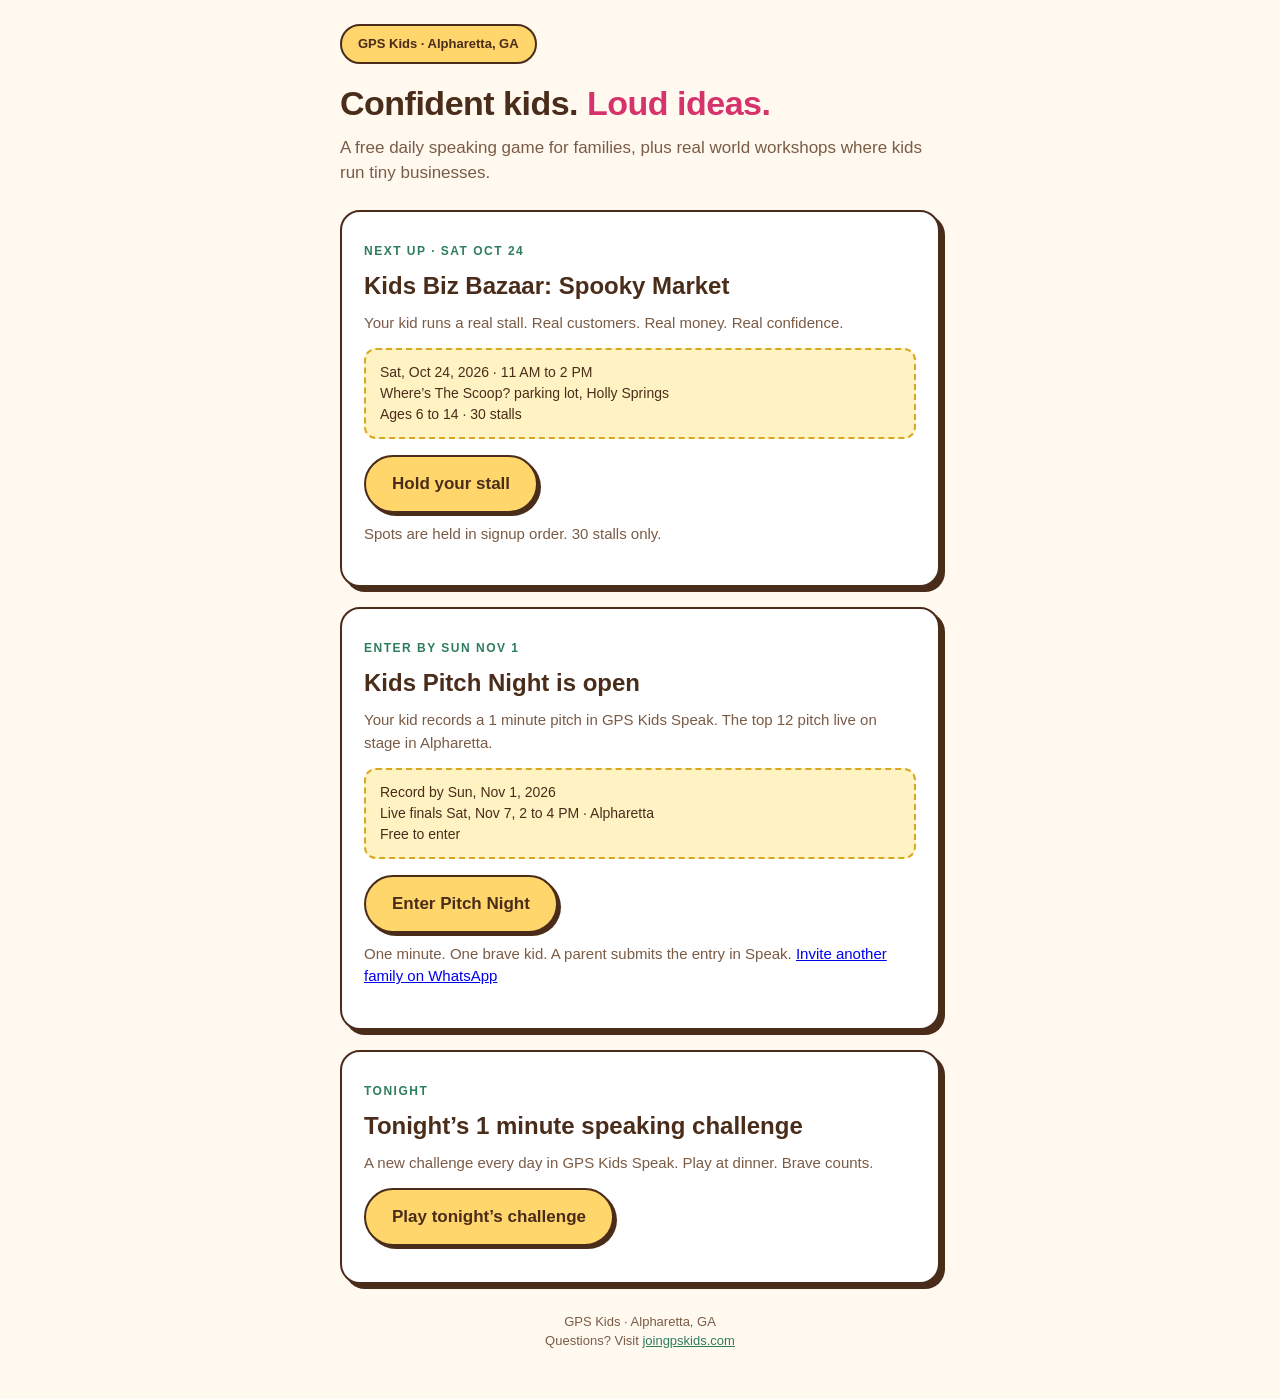
<file: index.html>
<!DOCTYPE html>
<html lang="en">
<head>
<meta charset="UTF-8">
<meta name="viewport" content="width=device-width, initial-scale=1.0">
<title>GPS Kids | Confident kids. Loud ideas.</title>
<meta name="description" content="GPS Kids: a free 1 minute daily speaking challenge for families, plus real-world workshops where kids run tiny businesses. Alpharetta, GA.">
<meta property="og:title" content="GPS Kids | Confident kids. Loud ideas.">
<meta property="og:description" content="A free daily speaking game for families, plus workshops where kids run tiny businesses. Next up: Kids Biz Bazaar, Sat Oct 24.">
<meta property="og:type" content="website">
<meta property="og:url" content="https://register.joingpskids.com/">
<meta property="og:image" content="https://register.joingpskids.com/app/og-image.png">
<meta name="twitter:card" content="summary_large_image">
<meta name="twitter:title" content="GPS Kids | Confident kids. Loud ideas.">
<meta name="twitter:description" content="A free daily speaking game for families, plus workshops where kids run tiny businesses. Next up: Kids Biz Bazaar, Sat Oct 24.">
<meta name="twitter:image" content="https://register.joingpskids.com/app/og-image.png">
<style>
  * { box-sizing: border-box; margin: 0; padding: 0; }
  body {
    font-family: -apple-system, BlinkMacSystemFont, "Segoe UI", Roboto, Helvetica, Arial, sans-serif;
    background: #FFF9F0; color: #4A2C1A; line-height: 1.5;
    -webkit-font-smoothing: antialiased;
  }
  .wrap { max-width: 640px; margin: 0 auto; padding: 24px 20px 48px; }
  .badge {
    display: inline-block; background: #FFD66B; color: #4A2C1A;
    font-weight: 700; font-size: 13px; padding: 8px 16px; border-radius: 999px;
    border: 2px solid #4A2C1A; margin-bottom: 20px;
  }
  h1 { font-size: 34px; line-height: 1.15; letter-spacing: -0.5px; margin-bottom: 12px; }
  h1 .pink { color: #D6336C; }
  .sub { font-size: 17px; color: #7A5B45; margin-bottom: 24px; }
  .card {
    background: #fff; border: 2px solid #4A2C1A; border-radius: 20px;
    padding: 26px 22px; box-shadow: 5px 5px 0 #4A2C1A; margin-bottom: 20px;
  }
  .card h2 { font-size: 24px; margin-bottom: 8px; }
  .card p { font-size: 15px; color: #7A5B45; margin-bottom: 14px; }
  .kicker {
    display: inline-block; font-size: 12px; font-weight: 800; letter-spacing: 1.5px;
    color: #2E7D5B; margin-bottom: 8px;
  }
  .facts {
    font-size: 14px; color: #4A2C1A; background: #FFF3C4;
    border: 2px dashed #D9A821; border-radius: 12px; padding: 12px 14px; margin-bottom: 16px;
  }
  .btn {
    display: inline-block; background: #FFD66B; color: #4A2C1A; font-weight: 800;
    font-size: 17px; padding: 14px 26px; border-radius: 999px; border: 2px solid #4A2C1A;
    text-decoration: none; box-shadow: 3px 3px 0 #4A2C1A; margin-bottom: 10px;
  }
  .btn:active { transform: translate(2px, 2px); box-shadow: 1px 1px 0 #4A2C1A; }
  .fine { font-size: 13px; color: #7A5B45; }
  .weekend {
    background: #E6F7ED; border: 2px solid #2E7D5B; border-radius: 16px;
    padding: 18px 20px; margin-bottom: 20px; font-size: 15px;
  }
  .weekend strong { display: block; margin-bottom: 4px; }
  footer { text-align: center; font-size: 13px; color: #7A5B45; margin-top: 28px; }
  footer a { color: #2E7D5B; }
</style>
</head>
<body>
<div class="wrap">
  <span class="badge">GPS Kids &middot; Alpharetta, GA</span>
  <h1>Confident kids. <span class="pink">Loud ideas.</span></h1>
  <p class="sub">A free daily speaking game for families, plus real world workshops where kids run tiny businesses.</p>

  <div class="card" id="nextCard">
    <span class="kicker">NEXT UP &middot; SAT OCT 24</span>
    <h2>Kids Biz Bazaar: Spooky Market</h2>
    <p>Your kid runs a real stall. Real customers. Real money. Real confidence.</p>
    <div class="facts">Sat, Oct 24, 2026 &middot; 11 AM to 2 PM<br>Where&rsquo;s The Scoop? parking lot, Holly Springs<br>Ages 6 to 14 &middot; 30 stalls</div>
    <p id="stallSchoolNote" style="display:none;font-size:14px;color:#2E7D5B;font-weight:700;margin-bottom:14px;"></p>
    <a class="btn" id="bazaarCta" href="https://register.joingpskids.com/kids-biz-bazaar-2026/">Hold your stall</a>
    <p class="fine">Spots are held in signup order. 30 stalls only.</p>
  </div>

  <div class="card" id="pitchCard">
    <span class="kicker">ENTER BY SUN NOV 1</span>
    <h2>Kids Pitch Night is open</h2>
    <p>Your kid records a 1 minute pitch in GPS Kids Speak. The top 12 pitch live on stage in Alpharetta.</p>
    <div class="facts">Record by Sun, Nov 1, 2026<br>Live finals Sat, Nov 7, 2 to 4 PM &middot; Alpharetta<br>Free to enter</div>
    <a class="btn" id="pitchCta" href="https://gpskids.app/pitch">Enter Pitch Night</a>
    <p class="fine">One minute. One brave kid. A parent submits the entry in Speak. <a href="https://wa.me/?text=Kids%20Pitch%20Night%20is%20open.%20Kids%20record%20a%201%20minute%20pitch%20by%20Nov%201%20and%20the%20top%2012%20pitch%20live%20in%20Alpharetta%20on%20Nov%207.%20Free%20to%20enter%3A%20https%3A%2F%2Fregister.joingpskids.com%2Fapp%2F%3Fref%3DGK-SHARE">Invite another family on WhatsApp</a></p>
  </div>

  <div class="card" id="tonightCard">
    <span class="kicker">TONIGHT</span>
    <h2>Tonight&rsquo;s 1 minute speaking challenge</h2>
    <p>A new challenge every day in GPS Kids Speak. Play at dinner. Brave counts.</p>
    <a class="btn" id="gameCta" href="https://register.joingpskids.com/app/?ref=GK-SHARE">Play tonight&rsquo;s challenge</a>
  </div>

  <footer>GPS Kids &middot; Alpharetta, GA<br>Questions? Visit <a href="https://joingpskids.com">joingpskids.com</a></footer>
</div>
<script>
  // Date aware bazaar note. Before Stall School starts it says today.
  // After Stall School it carries the one week to market message.
  // It hides itself at market start, Sat Oct 24, 2026 at 11 AM ET (15:00 UTC).
  (function () {
    var el = document.getElementById('stallSchoolNote');
    if (!el) { return; }
    var now = Date.now();
    var stallStart = Date.UTC(2026, 9, 17, 15, 0, 0);
    var marketStart = Date.UTC(2026, 9, 24, 15, 0, 0);
    if (now < stallStart) {
      el.textContent = 'Stall School is today, Sat Oct 17 at 11 AM. Hold your stall this morning and your kid gets the prep session today. Session details go to stall holders.';
      el.style.display = 'block';
    } else if (now < marketStart) {
      el.textContent = 'Market day is Sat Oct 24, one week away. Hold your stall this week so your kid has the week to pick what to sell, price it, make a sign, and practice the pitch.';
      el.style.display = 'block';
    }
  })();
</script>
</body>
</html>
</file>
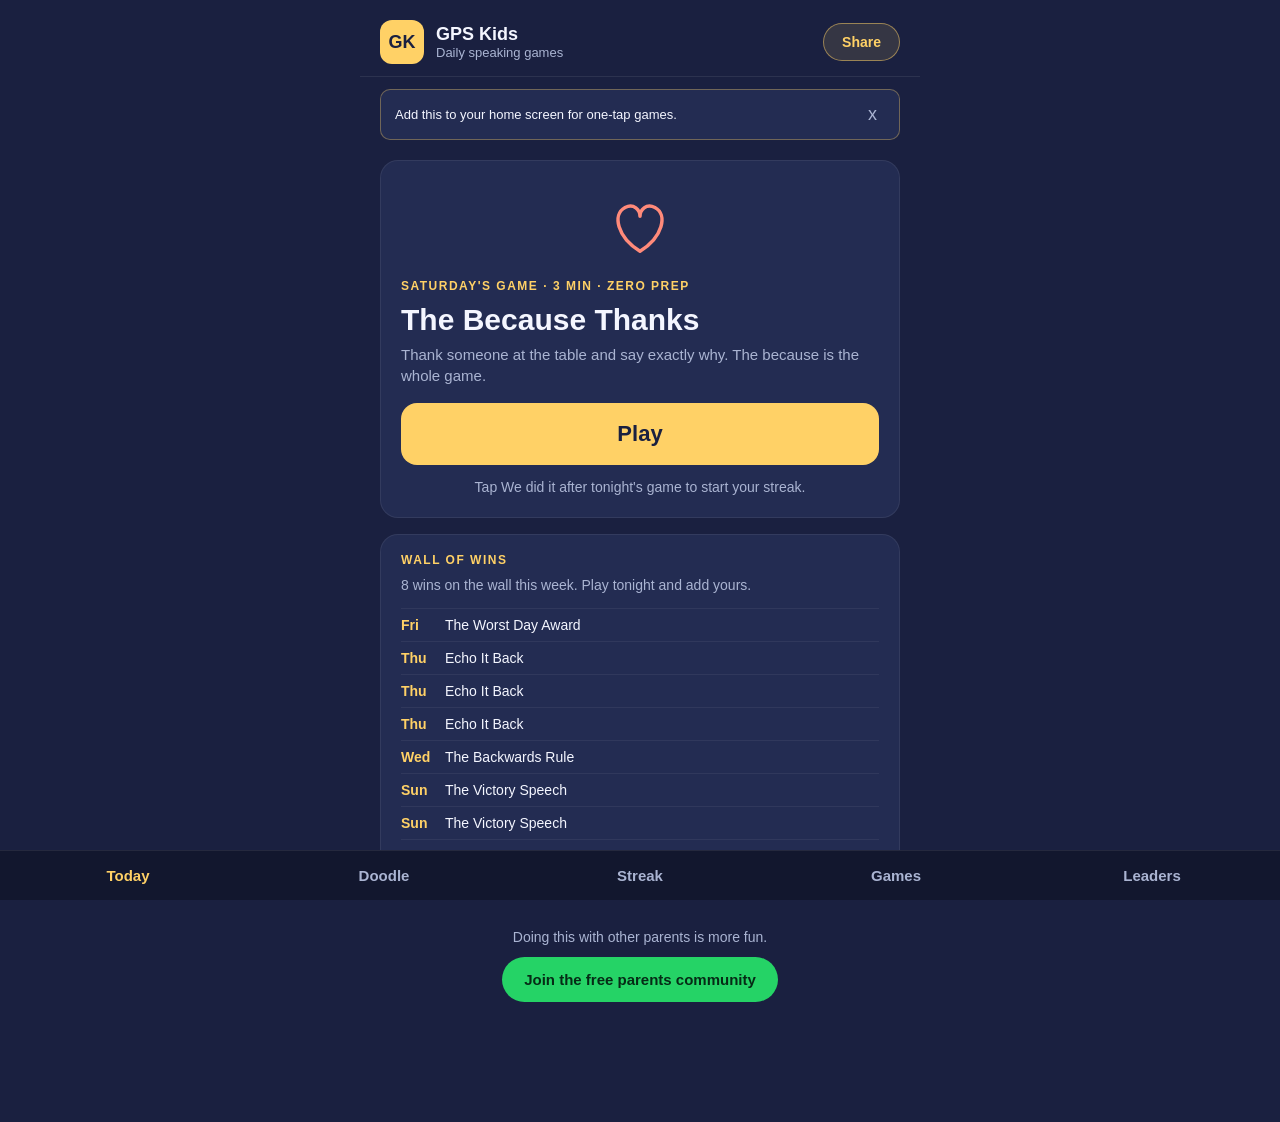
<file: app/index.html>
<!DOCTYPE html>
<html lang="en">
<head>
<meta charset="UTF-8">
<meta name="viewport" content="width=device-width, initial-scale=1.0, viewport-fit=cover">
<title>GPS Kids Daily - Tonight's Speaking Game</title>
<meta name="description" content="One 3-5 minute speaking game a day for your dinner table. Build a confident kid, one game at a time.">
<meta property="og:title" content="GPS Kids Daily - Tonight's Speaking Game">
<meta property="og:description" content="3-5 minutes. No prep. One braver kid. A free speaking game for your dinner table, every night.">
<meta property="og:type" content="website">
<meta property="og:url" content="https://register.joingpskids.com/app/">
<meta property="og:image" content="https://register.joingpskids.com/app/og-image.png">
<meta property="og:image:width" content="1200">
<meta property="og:image:height" content="630">
<meta name="twitter:card" content="summary_large_image">
<meta name="theme-color" content="#1a2040">
<link rel="manifest" href="manifest.json">
<link rel="icon" type="image/png" sizes="192x192" href="icon-192.png">
<link rel="icon" type="image/png" sizes="512x512" href="icon-512.png">
<link rel="apple-touch-icon" href="icon-192.png">
<meta name="apple-mobile-web-app-capable" content="yes">
<meta name="apple-mobile-web-app-status-bar-style" content="black-translucent">
<meta name="apple-mobile-web-app-title" content="GPS Kids Daily">
<link rel="stylesheet" href="styles.css">
</head>
<body>
<div class="app">

  <header class="topbar">
    <div class="brand">
      <span class="brand-mark">GK</span>
      <div>
        <div class="brand-name">GPS Kids</div>
        <div class="brand-sub">Daily speaking games</div>
      </div>
    </div>
    <button id="share-btn" class="share-btn" aria-label="Share this app">Share</button>
  </header>

  <div id="install-banner" class="install-banner" hidden>
    <span id="install-text">Add this to your home screen for one-tap games.</span>
    <button id="install-close" aria-label="Dismiss">x</button>
  </div>

  <main>
    <!-- TODAY TAB -->
    <section id="tab-today" class="tab active">
      <div class="game-card">
        <div class="today-doodle" id="today-doodle" aria-hidden="true"></div>
        <div class="eyebrow"><span id="today-dayname">Today</span> &middot; <span id="today-time">3-5 min</span> &middot; zero prep</div>
        <h1 id="today-title">Tonight's game</h1>
        <p class="tagline" id="today-tagline"></p>
        <div id="play-flow">
          <button id="play-start" class="play-big">Play</button>
          <div id="play-step" hidden>
            <div class="play-count" id="play-count"></div>
            <p class="play-cue" id="play-cue"></p>
            <button id="play-next" class="play-big">Next</button>
          </div>
        </div>
        <div class="win-box" id="win-box" hidden>
          <div class="win-label">You won</div>
          <p id="today-win"></p>
        </div>
        <button id="done-btn" class="done-btn" hidden>We did it</button>
        <div id="streak-line" class="streak-line"></div>
        <div id="share-nudge" class="share-nudge" hidden>
          <p>That was a real win. Know a parent whose kid needs this?</p>
          <button id="share-win-btn" class="share-win-btn">Share tonight's game</button>
          <p id="recruit-line" class="recruit-line" hidden></p>
          <div id="board-nudge" class="board-nudge" hidden>
            <p>Want your family on the leaderboard? It takes ten seconds.</p>
            <button id="board-nudge-btn" class="board-nudge-btn">Put us on the board</button>
          </div>
          <div id="wincard-block" class="wincard-block">
            <p>Want the trophy moment? Make a win card.</p>
            <button id="wincard-open" class="wincard-open-btn">Make my win card</button>
            <div id="wincard-panel" class="wincard-panel" hidden>
              <div class="wincard-row">
                <input id="wincard-name" type="text" maxlength="24" aria-label="Family name for the card" placeholder="Family name for the card" autocomplete="off">
                <button id="wincard-make" class="btn-primary">Make it</button>
              </div>
              <p class="wincard-note">Your name goes on the win card and the club leaderboard.</p>
              <img id="wincard-img" class="wincard-img" alt="Your win card" hidden>
              <div id="wincard-actions" class="wincard-actions" hidden>
                <button id="wincard-share" class="wincard-share-btn">Share this card</button>
                <button id="wincard-save" class="btn-ghost">Save</button>
              </div>
              <div id="wincard-join" class="wincard-join" hidden>
                <p>Not on the board yet? Pick a free name and try again.</p>
                <button id="wincard-join-btn" class="board-nudge-btn">Put us on the board</button>
              </div>
            </div>
          </div>
        </div>
      </div>

      <div class="wk-card" id="wk-card" hidden>
        <div class="eyebrow">Sat Oct 24 &middot; 11 AM - 2 PM &middot; Holly Springs</div>
        <h2 class="wk-title">Your kid's first stall.</h2>
        <p class="wk-line">Kids Biz Bazaar Spooky Market at Where's The Scoop?, ages 6-14. <span id="wk-spots"></span></p>
        <div class="wk-btnrow">
          <a class="wk-btn" href="../kids-biz-bazaar-2026/">Hold a stall</a>
          <button class="wk-btn wk-btn-ghost" id="wk-invite" type="button">Invite a friend</button>
        </div>
      </div>

      <div class="wall-card" id="wall-card" hidden>
        <div class="eyebrow">Wall of wins</div>
        <p class="wall-line" id="wall-line"></p>
        <div class="wall-list" id="wall-list"></div>
      </div>

      <div id="lead-card" class="lead-card" hidden>
        <div class="lead-title">Want tomorrow's game in your inbox?</div>
        <p class="lead-sub">One short email each morning with the day's game. No spam, unsubscribe anytime.</p>
        <div class="lead-form">
          <input id="lead-name" type="text" aria-label="Your name" placeholder="Your name" autocomplete="name" maxlength="80">
          <input id="lead-email" type="email" aria-label="Email address" placeholder="Email address" autocomplete="email" maxlength="120" inputmode="email">
          <button id="lead-submit" class="lead-btn">Send me tomorrow's game</button>
          <button id="lead-dismiss" class="lead-skip">Not now</button>
        </div>
        <div id="lead-msg" class="lead-msg" hidden></div>
      </div>
    </section>

    <!-- STREAK TAB -->
    <section id="tab-streak" class="tab">
      <div class="game-card center">
        <div class="tab-doodle" id="streak-doodle" aria-hidden="true"></div>
        <div class="eyebrow">Your streak</div>
        <div class="streak-big"><span id="streak-num">0</span></div>
        <div class="streak-word" id="streak-word">day streak</div>
        <div class="level-badge" id="level-badge" hidden>
          <div class="level-name" id="level-name"></div>
          <div class="level-next" id="level-next"></div>
        </div>
        <p class="muted" id="streak-note"></p>
        <div class="week-dots" id="week-dots"></div>
        <div class="total-line">Total games played: <strong id="total-num">0</strong></div>
      </div>
    </section>

    <!-- LIBRARY TAB -->
    <section id="tab-library" class="tab">
      <div class="eyebrow pad">All 7 games</div>
      <div id="library-list"></div>
      <div class="eyebrow pad" id="history-eyebrow" hidden>Past weeks</div>
      <div id="history-list"></div>
    </section>
    <!-- LEADERS TAB -->
    <section id="tab-leaders" class="tab">
      <div class="tab-doodle" id="leaders-doodle" aria-hidden="true"></div>
      <div class="eyebrow pad">Family leaderboard</div>
      <div class="game-card" id="lb-join" hidden>
        <p><strong>Put your family on the board.</strong><br>Ranked by streak. Only families who join show up.</p>
        <div class="lb-join-row">
          <input id="lb-nick" type="text" maxlength="24" aria-label="Family nickname" placeholder="Family nickname, e.g. The Dinner Champs" autocomplete="off">
          <button id="lb-join-btn" class="btn-primary">Join</button>
        </div>
        <p class="muted small" id="lb-join-msg">Nicknames are public. Use a family nickname, not your child's name.</p>
      </div>
      <div class="lb-member" id="lb-member" hidden></div>
      <div id="lb-list"></div>
      <h3 class="lb-sub">Top recruiters</h3>
      <p class="muted small center">Families whose shared link brought new players into the club.</p>
      <div id="rec-list"></div>
      <p class="muted small center" id="lb-updated"></p>
    </section>

    <!-- DOODLE TAB -->
    <section id="tab-doodle" class="tab">
      <div class="eyebrow pad">Doodle &middot; this week in class</div>
      <div class="game-card">
        <div class="tab-doodle left" id="draw-doodle" aria-hidden="true"></div>
        <h1 class="doodle-title">Doodle your idea</h1>
        <p class="tagline" id="doodle-learned"></p>
        <p class="doodle-prompt" id="doodle-prompt"></p>
        <canvas id="doodle-canvas"></canvas>
        <div class="doodle-colors" id="doodle-colors"></div>
        <div class="doodle-actions">
          <button id="doodle-clear" class="btn-ghost">Clear</button>
          <button id="doodle-save" class="btn-primary">Save</button>
          <button id="doodle-share" class="btn-primary">Share</button>
        </div>
        <div class="doodle-voice">
          <button id="doodle-tell" class="btn-voice">Tell about it</button>
          <div id="doodle-voice-row" class="doodle-voice-row" hidden>
            <button id="doodle-hear" class="btn-ghost">Hear it</button>
            <button id="doodle-again" class="btn-ghost">Again</button>
          </div>
          <p id="doodle-voice-hint" class="muted small center" hidden></p>
        </div>
        <p class="muted small center doodle-note">Draw with your finger, then tell about it. Everything stays on this phone.</p>
      </div>

      <div class="eyebrow pad">Pitch card &middot; tonight's class</div>
      <div class="pitch-card">
        <div class="tab-doodle left" id="pitch-doodle" aria-hidden="true"></div>
        <span class="pitch-chip">HOME PRACTICE</span>
        <h1 class="pitch-title">The pitch card</h1>
        <p class="pitch-sub">Your 3-line pitch, delivered loud.</p>
        <div class="pitch-fields">
          <label>1. The product
            <input id="pitch-product" maxlength="60" placeholder="e.g. The Never-Spill Cup" autocomplete="off">
          </label>
          <label>2. Why it is great
            <input id="pitch-reason" maxlength="120" placeholder="e.g. The lid locks, juice stays in" autocomplete="off">
          </label>
          <label>3. The line people remember
            <input id="pitch-line" maxlength="120" placeholder="e.g. Spill the joke, not the juice!" autocomplete="off">
          </label>
        </div>
        <p class="pitch-say" id="pitch-say" hidden></p>
        <div class="pitch-voice">
          <button id="pitch-record" class="btn-voice">Record the pitch</button>
          <div id="pitch-voice-row" class="doodle-voice-row" hidden>
            <button id="pitch-hear" class="btn-ghost">Hear it</button>
            <button id="pitch-again" class="btn-ghost">Again</button>
          </div>
          <p id="pitch-voice-hint" class="muted small center" hidden></p>
        </div>
        <button id="pitch-share" class="pitch-wa">Share on WhatsApp</button>
        <p class="muted small center">The recording stays on this phone until you share it.</p>
      </div>
    </section>
  </main>

  <footer class="community">
    <p>Doing this with other parents is more fun.</p>
    <a class="wa-btn" href="https://chat.whatsapp.com/HRusIUYHTFEEr7JJ4g1gQ4">Join the free parents community</a>
  </footer>

  <nav class="tabbar" role="tablist" aria-label="App sections">
    <button class="tab-btn active" data-tab="today" role="tab" aria-selected="true" aria-controls="tab-today">Today</button>
    <button class="tab-btn" data-tab="doodle" role="tab" aria-selected="false" aria-controls="tab-doodle">Doodle</button>
    <button class="tab-btn" data-tab="streak" role="tab" aria-selected="false" aria-controls="tab-streak">Streak</button>
    <button class="tab-btn" data-tab="library" role="tab" aria-selected="false" aria-controls="tab-library">Games</button>
    <button class="tab-btn" data-tab="leaders" role="tab" aria-selected="false" aria-controls="tab-leaders">Leaders</button>
  </nav>

  <div id="toast" class="toast" hidden></div>
  <div id="confetti-layer" class="confetti-layer"></div>

</div>
<script src="prompts.js"></script>
<script src="doodles.js"></script>
<script src="history.js"></script>
<script src="micdrop.js"></script>
<script src="app.js"></script>
<script src="doodle.js"></script>
<script src="pitch.js"></script>
<script>
if ('serviceWorker' in navigator) {
  window.addEventListener('load', function () {
    navigator.serviceWorker.register('sw.js').catch(function () {});
  });
}
</script>
</body>
</html>
</file>
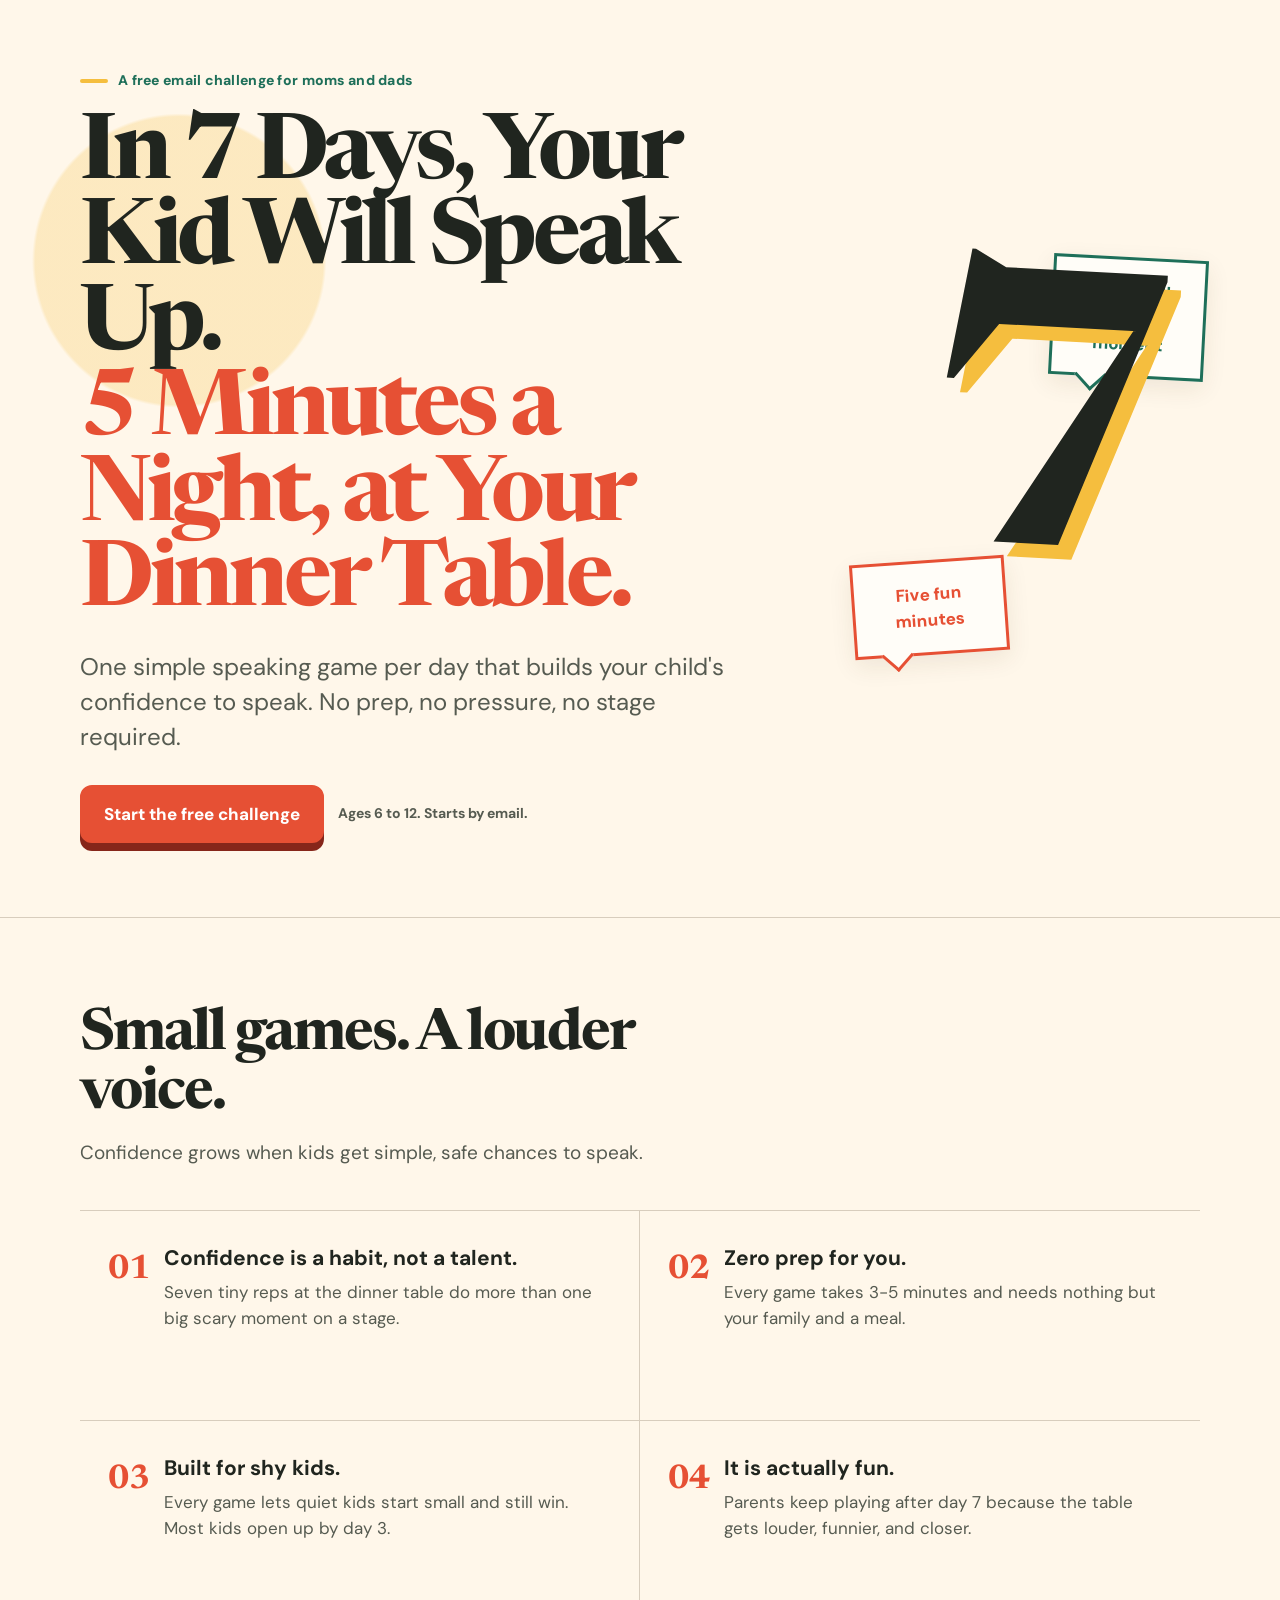
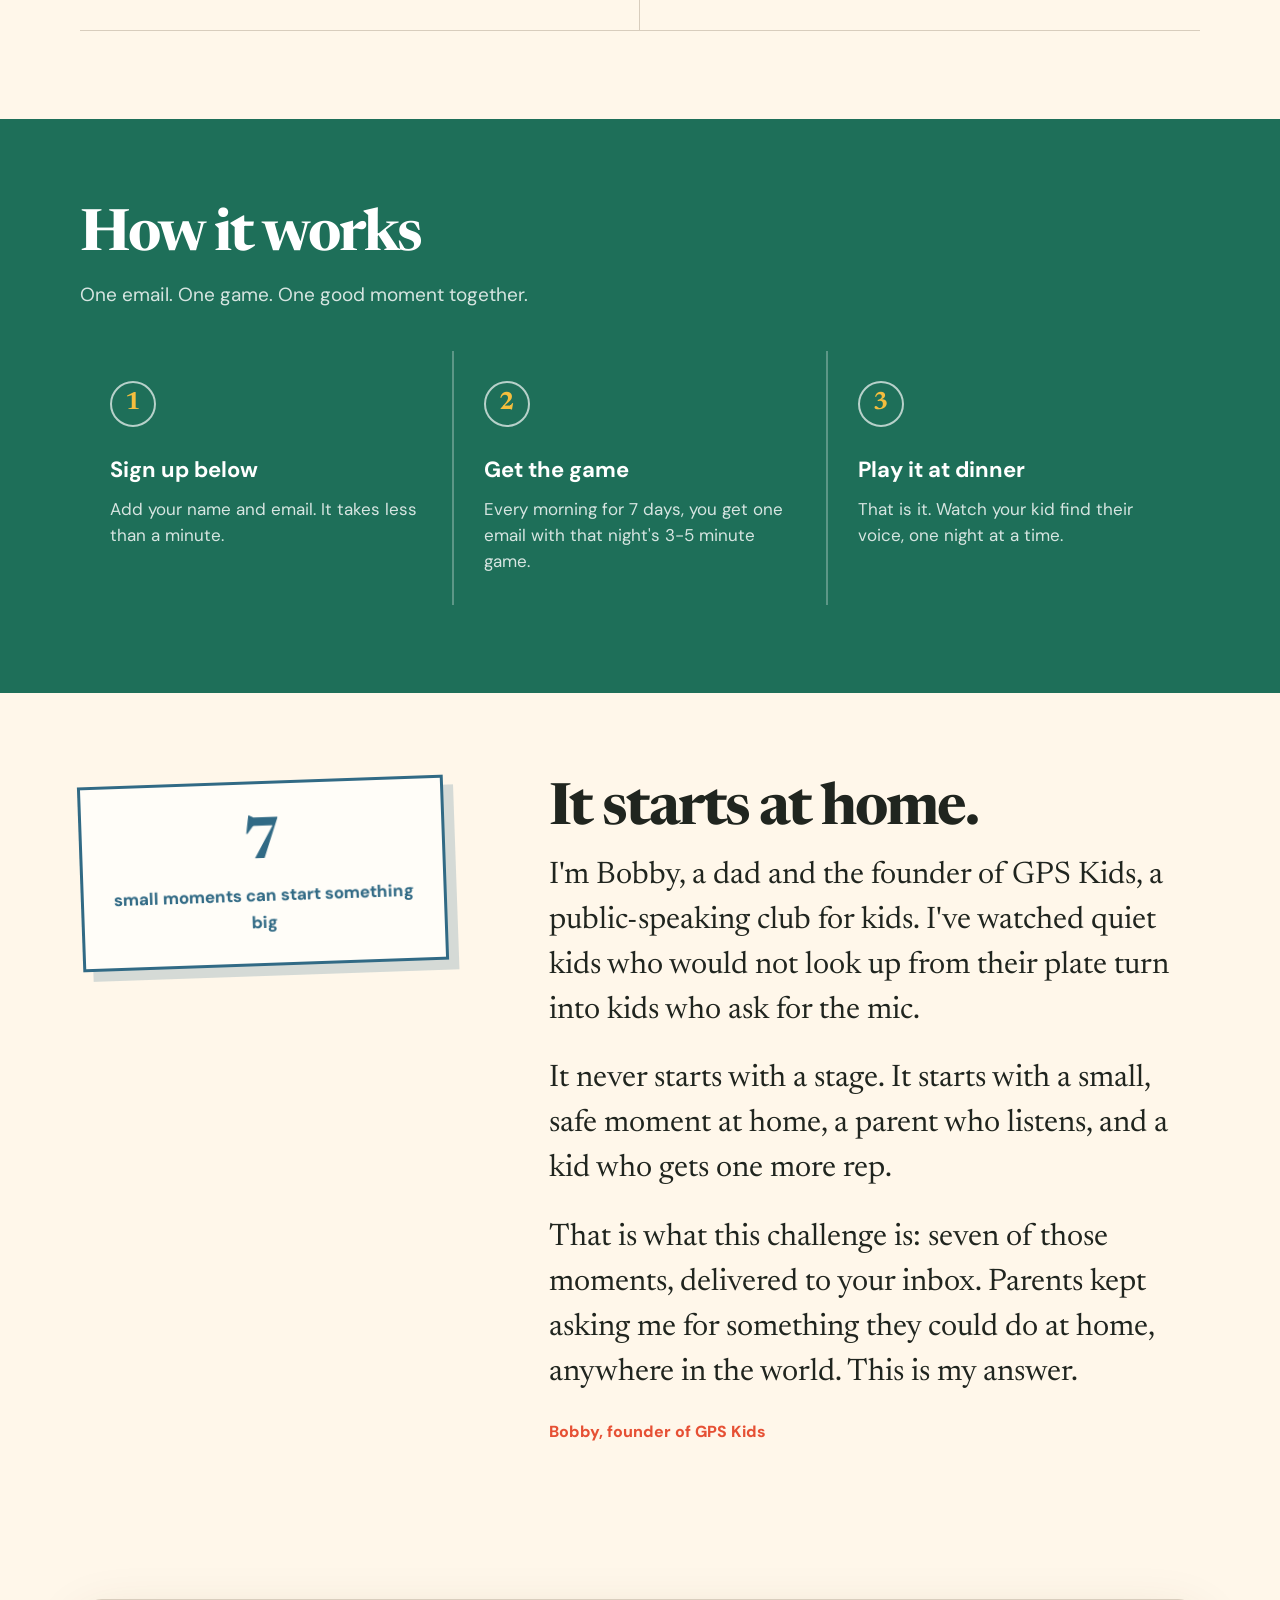
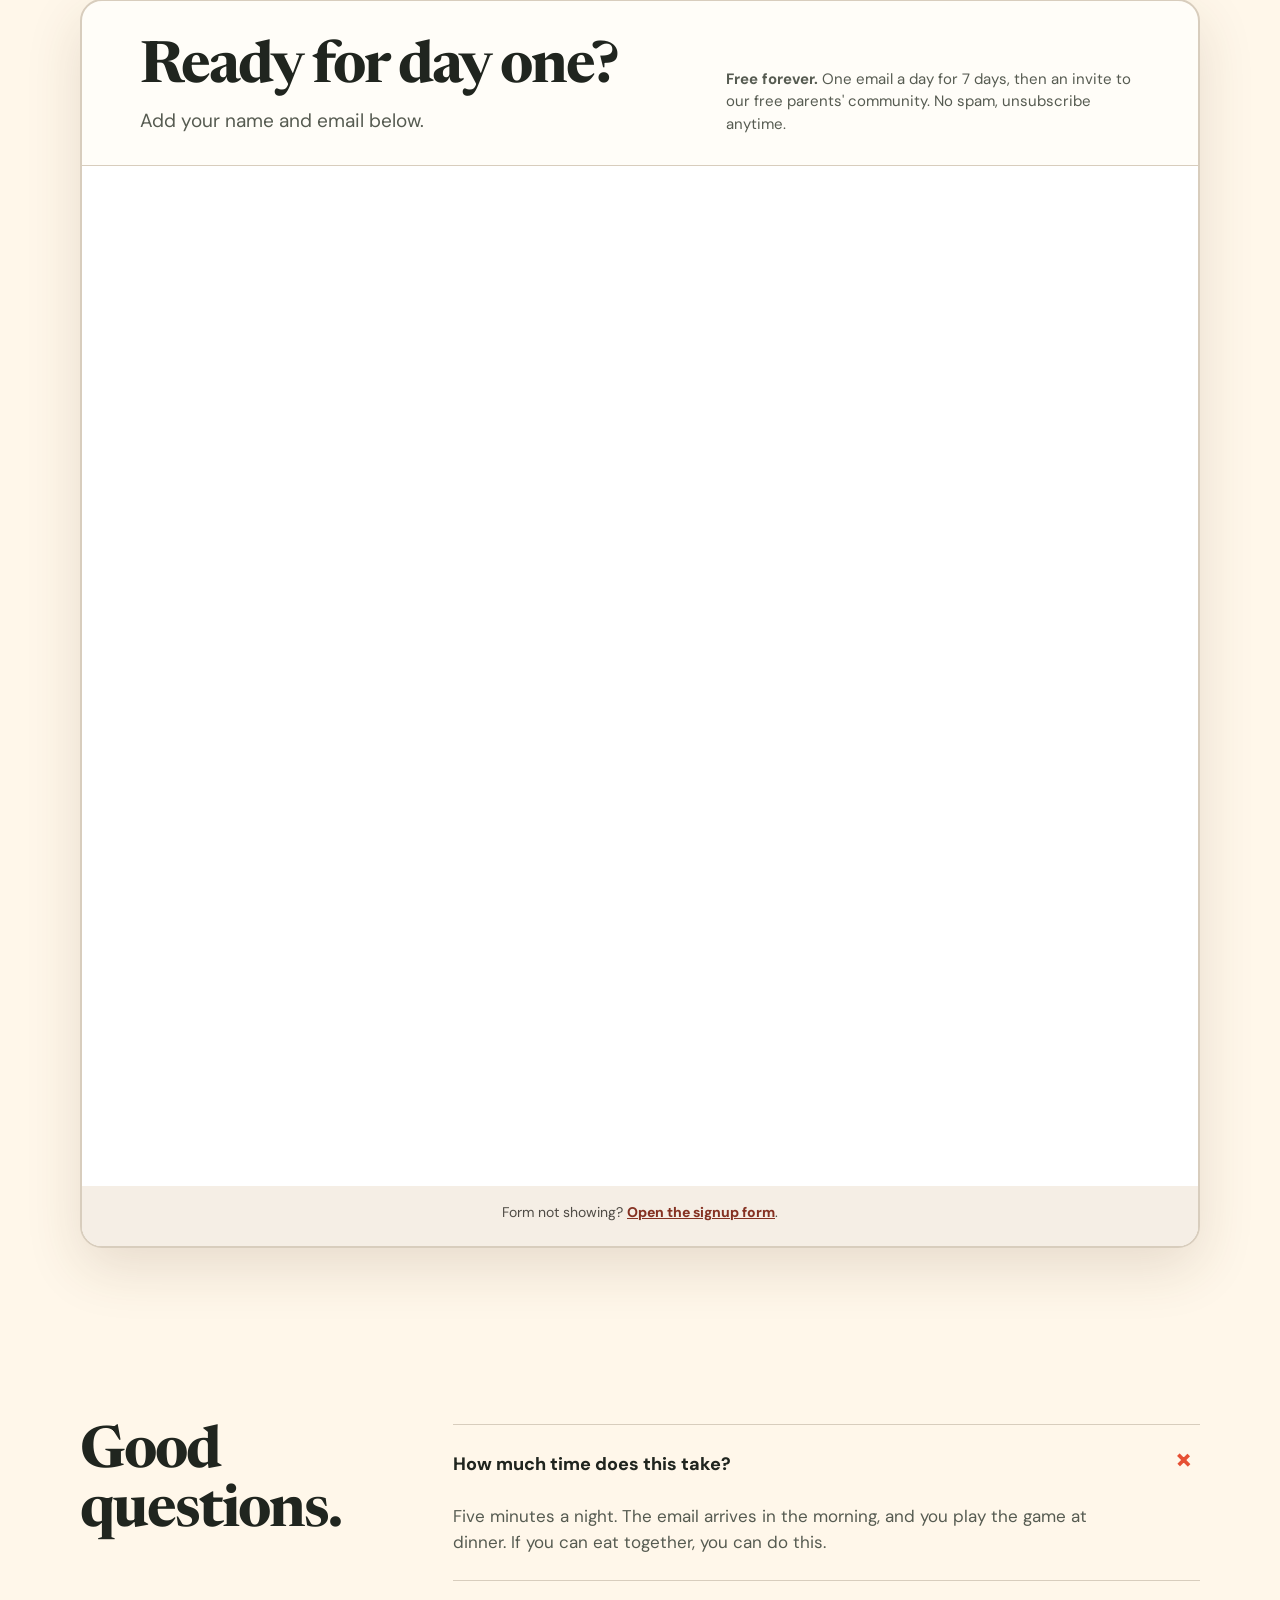
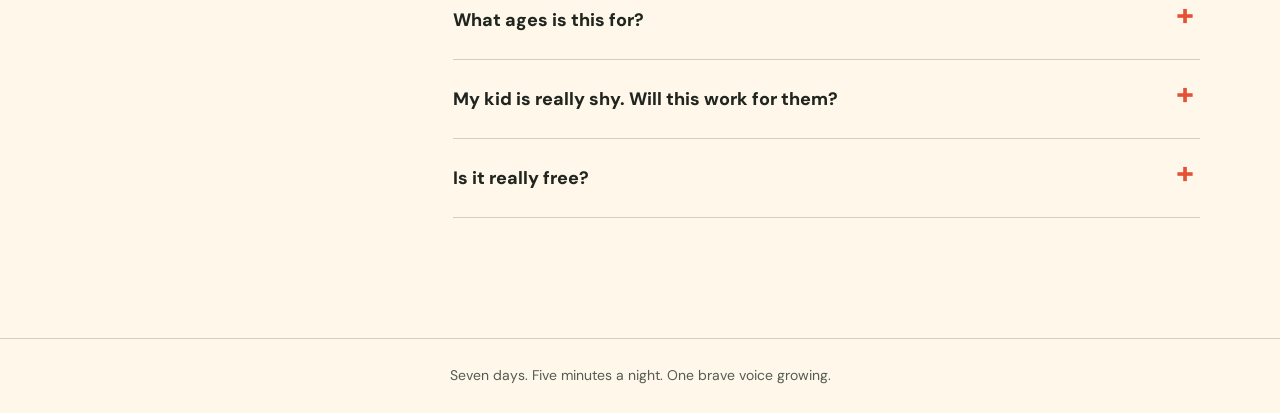
<file: confident-kid-challenge/index.html>
<!doctype html>
<html lang="en">
<head>
  <meta charset="utf-8" />
  <meta name="viewport" content="width=device-width, initial-scale=1, viewport-fit=cover" />
  <meta name="color-scheme" content="light dark" />
  <meta name="theme-color" content="#fff7ea" media="(prefers-color-scheme: light)" />
  <meta name="theme-color" content="#1b1713" media="(prefers-color-scheme: dark)" />
  <link rel="icon" href="data:," />
  <title>7-Day Confident Kid Challenge</title>
  <link rel="preconnect" href="https://fonts.googleapis.com" />
  <link rel="preconnect" href="https://fonts.gstatic.com" crossorigin />
  <link href="https://fonts.googleapis.com/css2?family=DM+Sans:wght@400;500;600;700;800&family=Newsreader:opsz,wght@6..72,600;6..72,700&display=swap" rel="stylesheet" />
  <style>
    :root {
      color-scheme: light dark;
      --bg: #fff7ea;
      --paper: #fffdf8;
      --ink: #20251f;
      --muted: #565b51;
      --line: #d8cdbd;
      --coral: #e65034;
      --coral-deep: #a82f20;
      --sun: #f5be3e;
      --green: #1e6f59;
      --blue: #316a85;
      --shadow: 0 20px 56px rgba(83, 54, 27, 0.14);
      --soft-shadow: 0 8px 24px rgba(83, 54, 27, 0.09);
    }

    @media (prefers-color-scheme: dark) {
      :root {
        --bg: #1b1713;
        --paper: #26211c;
        --ink: #fff8eb;
        --muted: #d2c7b8;
        --line: #4d4439;
        --coral: #ff765d;
        --coral-deep: #ff9a87;
        --sun: #f5c85d;
        --green: #72c6ab;
        --blue: #7fc0dc;
        --shadow: 0 20px 56px rgba(0, 0, 0, 0.36);
        --soft-shadow: 0 8px 24px rgba(0, 0, 0, 0.24);
      }
    }

    * { box-sizing: border-box; }
    html { scroll-behavior: smooth; }
    body {
      margin: 0;
      min-width: 0;
      background:
        radial-gradient(circle at 14% 5%, color-mix(in srgb, var(--sun) 24%, transparent) 0 9rem, transparent 9.2rem),
        var(--bg);
      color: var(--ink);
      font-family: "DM Sans", sans-serif;
      font-size: 17px;
      line-height: 1.55;
      overflow-x: hidden;
    }

    a { color: inherit; }
    button, a { -webkit-tap-highlight-color: transparent; }
    .shell { width: min(1120px, calc(100% - 40px)); margin: 0 auto; }

    .hero {
      position: relative;
      isolation: isolate;
      display: grid;
      grid-template-columns: minmax(0, 1.12fr) minmax(280px, .58fr);
      gap: clamp(30px, 7vw, 84px);
      align-items: center;
      min-height: 720px;
      padding: 64px 0 74px;
    }

    .hero-copy { max-width: 760px; }
    .mini-label {
      display: inline-flex;
      align-items: center;
      gap: 10px;
      margin-bottom: 22px;
      color: var(--green);
      font-weight: 800;
      font-size: 14px;
      letter-spacing: .02em;
    }
    .mini-label::before {
      content: "";
      width: 28px;
      height: 4px;
      background: var(--sun);
      border-radius: 99px;
    }

    h1, h2, h3, p { margin-top: 0; }
    h1 {
      margin-bottom: 24px;
      font-family: "Newsreader", serif;
      font-size: clamp(47px, 7.1vw, 91px);
      line-height: .94;
      letter-spacing: -.047em;
      font-weight: 700;
    }
    .headline-break { display: block; color: var(--coral); }
    .subhead {
      max-width: 690px;
      margin-bottom: 30px;
      color: var(--muted);
      font-size: clamp(19px, 2vw, 24px);
      line-height: 1.45;
    }

    .hero-actions { display: flex; gap: 14px; align-items: center; flex-wrap: wrap; }
    .button {
      display: inline-flex;
      align-items: center;
      justify-content: center;
      min-height: 54px;
      padding: 14px 22px;
      border: 2px solid var(--coral);
      border-radius: 12px;
      background: var(--coral);
      color: #fff;
      text-decoration: none;
      font-weight: 800;
      box-shadow: 0 8px 0 color-mix(in srgb, var(--coral-deep) 80%, black 20%);
      transition: transform .18s ease, box-shadow .18s ease;
    }
    .button:hover { transform: translateY(-2px); box-shadow: 0 10px 0 color-mix(in srgb, var(--coral-deep) 80%, black 20%); }
    .button:active { transform: translateY(4px); box-shadow: 0 3px 0 color-mix(in srgb, var(--coral-deep) 80%, black 20%); }
    .small-note { color: var(--muted); font-size: 14px; font-weight: 700; }

    .seven-art {
      position: relative;
      min-height: 470px;
      display: grid;
      place-items: center;
    }
    .seven {
      position: relative;
      z-index: 2;
      color: var(--ink);
      font-family: "Newsreader", serif;
      font-size: clamp(240px, 30vw, 390px);
      font-weight: 700;
      line-height: .72;
      letter-spacing: -.12em;
      transform: rotate(3deg);
      text-shadow: 14px 14px 0 var(--sun);
    }
    .bubble {
      position: absolute;
      z-index: 1;
      width: 155px;
      min-height: 88px;
      display: grid;
      place-items: center;
      padding: 18px;
      border: 3px solid currentColor;
      background: var(--paper);
      font-weight: 800;
      text-align: center;
      box-shadow: var(--soft-shadow);
    }
    .bubble::after {
      content: "";
      position: absolute;
      width: 20px;
      height: 20px;
      bottom: -13px;
      left: 28px;
      background: var(--paper);
      border-right: 3px solid currentColor;
      border-bottom: 3px solid currentColor;
      transform: rotate(45deg);
    }
    .bubble.one { top: 38px; right: -6px; color: var(--green); transform: rotate(3deg); }
    .bubble.two { bottom: 34px; left: 5px; color: var(--coral); transform: rotate(-4deg); }

    section { padding: 88px 0; }
    .section-head { max-width: 680px; margin-bottom: 42px; }
    h2 {
      margin-bottom: 14px;
      font-family: "Newsreader", serif;
      font-size: clamp(38px, 5vw, 58px);
      line-height: 1.02;
      letter-spacing: -.035em;
    }
    .section-intro { margin-bottom: 0; color: var(--muted); font-size: 19px; }

    .benefits { border-top: 1px solid var(--line); }
    .benefit-list { display: grid; grid-template-columns: 1fr 1fr; border-bottom: 1px solid var(--line); }
    .benefit {
      position: relative;
      min-height: 210px;
      padding: 34px 40px 34px 84px;
      border-top: 1px solid var(--line);
    }
    .benefit:nth-child(odd) { border-right: 1px solid var(--line); }
    .benefit-number {
      position: absolute;
      top: 33px;
      left: 28px;
      color: var(--coral);
      font-family: "Newsreader", serif;
      font-size: 34px;
      font-weight: 700;
    }
    .benefit h3 { margin-bottom: 8px; font-size: 21px; line-height: 1.25; }
    .benefit p { margin-bottom: 0; color: var(--muted); }

    .how { background: var(--green); color: #fff; }
    @media (prefers-color-scheme: dark) {
      .how { background: #174c3f; }
    }
    .how .section-intro { color: rgba(255,255,255,.82); }
    .steps { display: grid; grid-template-columns: repeat(3, 1fr); gap: 2px; background: rgba(255,255,255,.28); }
    .step { min-height: 244px; padding: 30px; background: var(--green); }
    @media (prefers-color-scheme: dark) { .step { background: #174c3f; } }
    .step-count {
      display: grid;
      place-items: center;
      width: 46px;
      height: 46px;
      margin-bottom: 26px;
      border: 2px solid rgba(255,255,255,.68);
      border-radius: 50%;
      color: var(--sun);
      font-family: "Newsreader", serif;
      font-size: 25px;
      font-weight: 700;
    }
    .step h3 { margin-bottom: 8px; font-size: 22px; }
    .step p { margin-bottom: 0; color: rgba(255,255,255,.82); }

    .story-wrap { display: grid; grid-template-columns: .72fr 1.28fr; gap: clamp(40px, 8vw, 110px); align-items: start; }
    .story-stamp {
      position: sticky;
      top: 28px;
      padding: 34px 30px 28px;
      border: 3px solid var(--blue);
      background: var(--paper);
      color: var(--blue);
      text-align: center;
      transform: rotate(-2deg);
      box-shadow: 10px 10px 0 color-mix(in srgb, var(--blue) 20%, transparent);
    }
    .story-stamp strong { display: block; font-family: "Newsreader", serif; font-size: 58px; line-height: .9; }
    .story-stamp span { display: block; margin-top: 12px; font-weight: 800; }
    .story-copy { font-family: "Newsreader", serif; font-size: clamp(23px, 2.5vw, 31px); line-height: 1.45; }
    .story-copy p { margin-bottom: 24px; }
    .signature { color: var(--coral); font-family: "DM Sans", sans-serif; font-size: 16px; font-weight: 800; }

    .signup-section { padding-top: 50px; }
    .signup-card {
      overflow: hidden;
      border: 2px solid var(--line);
      border-radius: 22px;
      background: var(--paper);
      box-shadow: var(--shadow);
    }
    .signup-top {
      display: grid;
      grid-template-columns: 1.15fr .85fr;
      gap: 26px;
      padding: 38px clamp(24px, 5vw, 58px) 30px;
      border-bottom: 1px solid var(--line);
      align-items: end;
    }
    .signup-top h2 { margin-bottom: 8px; }
    .free-note {
      margin: 0;
      color: var(--muted);
      font-size: 15px;
      line-height: 1.5;
    }
    .form-frame-wrap { background: #f5eee5; }
    .form-frame {
      display: block;
      width: 100%;
      height: 1020px;
      border: 0;
      background: #fff;
    }
    .form-fallback {
      margin: 0;
      padding: 16px 24px 22px;
      color: #4f4b45;
      background: #f5eee5;
      text-align: center;
      font-size: 14px;
    }
    .form-fallback a { color: #853122; font-weight: 800; }

    .faq { padding-bottom: 120px; }
    .faq-grid { display: grid; grid-template-columns: .55fr 1.45fr; gap: clamp(36px, 7vw, 100px); }
    .faq-list { border-top: 1px solid var(--line); }
    details { border-bottom: 1px solid var(--line); }
    summary {
      position: relative;
      cursor: pointer;
      list-style: none;
      display: flex;
      align-items: center;
      min-height: 78px;
      padding: 20px 46px 20px 0;
      overflow: visible;
      font-size: 18px;
      font-weight: 800;
      line-height: 1.45;
    }
    summary::-webkit-details-marker { display: none; }
    summary::after {
      content: "+";
      position: absolute;
      right: 6px;
      top: 18px;
      color: var(--coral);
      font-size: 31px;
      line-height: 1;
      transition: transform .18s ease;
    }
    details[open] summary::after { transform: rotate(45deg); }
    details p { max-width: 720px; padding: 0 42px 24px 0; margin: 0; color: var(--muted); }

    footer {
      padding: 26px 0 calc(26px + env(safe-area-inset-bottom));
      border-top: 1px solid var(--line);
      color: var(--muted);
      font-size: 14px;
      text-align: center;
    }

    :focus-visible { outline: 3px solid var(--sun); outline-offset: 4px; }

    @media (max-width: 820px) {
      .hero { grid-template-columns: 1fr; min-height: auto; padding-top: 48px; }
      .hero-copy { text-align: center; }
      .mini-label { justify-content: center; }
      .subhead { margin-left: auto; margin-right: auto; }
      .hero-actions { justify-content: center; }
      .seven-art { min-height: 340px; }
      .seven { font-size: 290px; }
      .bubble.one { right: 4%; }
      .bubble.two { left: 5%; }
      .steps { grid-template-columns: 1fr; }
      .step { min-height: 0; }
      .story-wrap, .faq-grid, .signup-top { grid-template-columns: 1fr; }
      .story-stamp { position: relative; top: 0; width: min(330px, 88%); margin: 0 auto; }
      .faq-grid > h2 { margin-bottom: 0; }
    }

    @media (max-width: 620px) {
      body { font-size: 16px; }
      .shell { width: min(100% - 28px, 1120px); }
      .hero { padding: 38px 0 54px; gap: 10px; }
      h1 { font-size: clamp(44px, 14.4vw, 66px); }
      .headline-break { margin-top: 6px; }
      .subhead { font-size: 18px; }
      .hero-actions { align-items: stretch; }
      .button { width: 100%; }
      .small-note { width: 100%; }
      .seven-art { min-height: 290px; }
      .seven { font-size: 220px; text-shadow: 9px 9px 0 var(--sun); }
      .bubble { width: 125px; min-height: 72px; padding: 13px; font-size: 14px; }
      .bubble.one { top: 28px; }
      .bubble.two { bottom: 32px; }
      section { padding: 68px 0; }
      .benefit-list { grid-template-columns: 1fr; }
      .benefit { min-height: 0; padding: 28px 18px 28px 68px; }
      .benefit:nth-child(odd) { border-right: 0; }
      .benefit-number { left: 18px; top: 26px; }
      .step { padding: 26px 24px; }
      .story-copy { font-size: 22px; }
      .signup-section { padding-top: 26px; }
      .signup-card { border-radius: 14px; }
      .signup-top { padding: 28px 20px 24px; }
      .form-frame { height: 1110px; }
      .faq { padding-bottom: 90px; }
      summary { padding-right: 40px; }
    }

    @media (prefers-reduced-motion: reduce) {
      html { scroll-behavior: auto; }
      *, *::before, *::after { transition: none !important; }
    }
  </style>
</head>
<body>
  <main>
    <div class="shell">
      <section class="hero" aria-labelledby="main-title">
        <div class="hero-copy">
          <div class="mini-label">A free email challenge for moms and dads</div>
          <h1 id="main-title">In 7 Days, Your Kid Will Speak Up.<span class="headline-break">5 Minutes a Night, at Your Dinner Table.</span></h1>
          <p class="subhead">One simple speaking game per day that builds your child's confidence to speak. No prep, no pressure, no stage required.</p>
          <div class="hero-actions">
            <a class="button" href="#signup">Start the free challenge</a>
            <span class="small-note">Ages 6 to 12. Starts by email.</span>
          </div>
        </div>
        <div class="seven-art" aria-label="Seven days of small, brave speaking moments">
          <div class="bubble one">One small brave moment</div>
          <div class="seven" aria-hidden="true">7</div>
          <div class="bubble two">Five fun minutes</div>
        </div>
      </section>
    </div>

    <section class="benefits" aria-labelledby="why-title">
      <div class="shell">
        <div class="section-head">
          <h2 id="why-title">Small games. A louder voice.</h2>
          <p class="section-intro">Confidence grows when kids get simple, safe chances to speak.</p>
        </div>
        <div class="benefit-list">
          <article class="benefit">
            <span class="benefit-number">01</span>
            <h3>Confidence is a habit, not a talent.</h3>
            <p>Seven tiny reps at the dinner table do more than one big scary moment on a stage.</p>
          </article>
          <article class="benefit">
            <span class="benefit-number">02</span>
            <h3>Zero prep for you.</h3>
            <p>Every game takes 3-5 minutes and needs nothing but your family and a meal.</p>
          </article>
          <article class="benefit">
            <span class="benefit-number">03</span>
            <h3>Built for shy kids.</h3>
            <p>Every game lets quiet kids start small and still win. Most kids open up by day 3.</p>
          </article>
          <article class="benefit">
            <span class="benefit-number">04</span>
            <h3>It is actually fun.</h3>
            <p>Parents keep playing after day 7 because the table gets louder, funnier, and closer.</p>
          </article>
        </div>
      </div>
    </section>

    <section class="how" aria-labelledby="how-title">
      <div class="shell">
        <div class="section-head">
          <h2 id="how-title">How it works</h2>
          <p class="section-intro">One email. One game. One good moment together.</p>
        </div>
        <div class="steps">
          <article class="step">
            <div class="step-count">1</div>
            <h3>Sign up below</h3>
            <p>Add your name and email. It takes less than a minute.</p>
          </article>
          <article class="step">
            <div class="step-count">2</div>
            <h3>Get the game</h3>
            <p>Every morning for 7 days, you get one email with that night's 3-5 minute game.</p>
          </article>
          <article class="step">
            <div class="step-count">3</div>
            <h3>Play it at dinner</h3>
            <p>That is it. Watch your kid find their voice, one night at a time.</p>
          </article>
        </div>
      </div>
    </section>

    <section aria-labelledby="story-title">
      <div class="shell story-wrap">
        <aside class="story-stamp" aria-hidden="true">
          <strong>7</strong>
          <span>small moments can start something big</span>
        </aside>
        <div>
          <h2 id="story-title">It starts at home.</h2>
          <div class="story-copy">
            <p>I'm Bobby, a dad and the founder of GPS Kids, a public-speaking club for kids. I've watched quiet kids who would not look up from their plate turn into kids who ask for the mic.</p>
            <p>It never starts with a stage. It starts with a small, safe moment at home, a parent who listens, and a kid who gets one more rep.</p>
            <p>That is what this challenge is: seven of those moments, delivered to your inbox. Parents kept asking me for something they could do at home, anywhere in the world. This is my answer.</p>
          </div>
          <p class="signature">Bobby, founder of GPS Kids</p>
        </div>
      </div>
    </section>

    <section class="signup-section" id="signup" aria-labelledby="signup-title">
      <div class="shell">
        <div class="signup-card">
          <div class="signup-top">
            <div>
              <h2 id="signup-title">Ready for day one?</h2>
              <p class="section-intro">Add your name and email below.</p>
            </div>
            <p class="free-note"><strong>Free forever.</strong> One email a day for 7 days, then an invite to our free parents' community. No spam, unsubscribe anytime.</p>
          </div>
          <div class="form-frame-wrap">
            <iframe
              class="form-frame"
              src="https://docs.google.com/forms/d/e/1FAIpQLSd5Y5mCpLs6VXzgmlQI4UwIVjg0piXiry33Q0tgXRxQAG1gLg/viewform?embedded=true"
              title="Sign up for the 7-Day Confident Kid Challenge"
              loading="lazy">Loading...</iframe>
            <p class="form-fallback">Form not showing? <a href="https://docs.google.com/forms/d/e/1FAIpQLSd5Y5mCpLs6VXzgmlQI4UwIVjg0piXiry33Q0tgXRxQAG1gLg/viewform?embedded=true" target="_blank" rel="noopener noreferrer">Open the signup form</a>.</p>
          </div>
        </div>
      </div>
    </section>

    <section class="faq" aria-labelledby="faq-title">
      <div class="shell faq-grid">
        <h2 id="faq-title">Good questions.</h2>
        <div class="faq-list">
          <details open>
            <summary>How much time does this take?</summary>
            <p>Five minutes a night. The email arrives in the morning, and you play the game at dinner. If you can eat together, you can do this.</p>
          </details>
          <details>
            <summary>What ages is this for?</summary>
            <p>It is designed for kids ages 6 to 12. Younger siblings love to join in, and older kids can lead the games for the family.</p>
          </details>
          <details>
            <summary>My kid is really shy. Will this work for them?</summary>
            <p>That is exactly who it is built for. Every game lets a shy kid take part at their own level. One word counts as a win on day one.</p>
          </details>
          <details>
            <summary>Is it really free?</summary>
            <p>Yes. The 7-day challenge is free, and the parents' community you will be invited to at the end is free too. GPS Kids also runs live clubs and workshops for families who want more, but there is no pitch here. Just the challenge.</p>
          </details>
        </div>
      </div>
    </section>
  </main>

  <footer>
    <div class="shell">Seven days. Five minutes a night. One brave voice growing.</div>
  </footer>
</body>
</html>
</file>
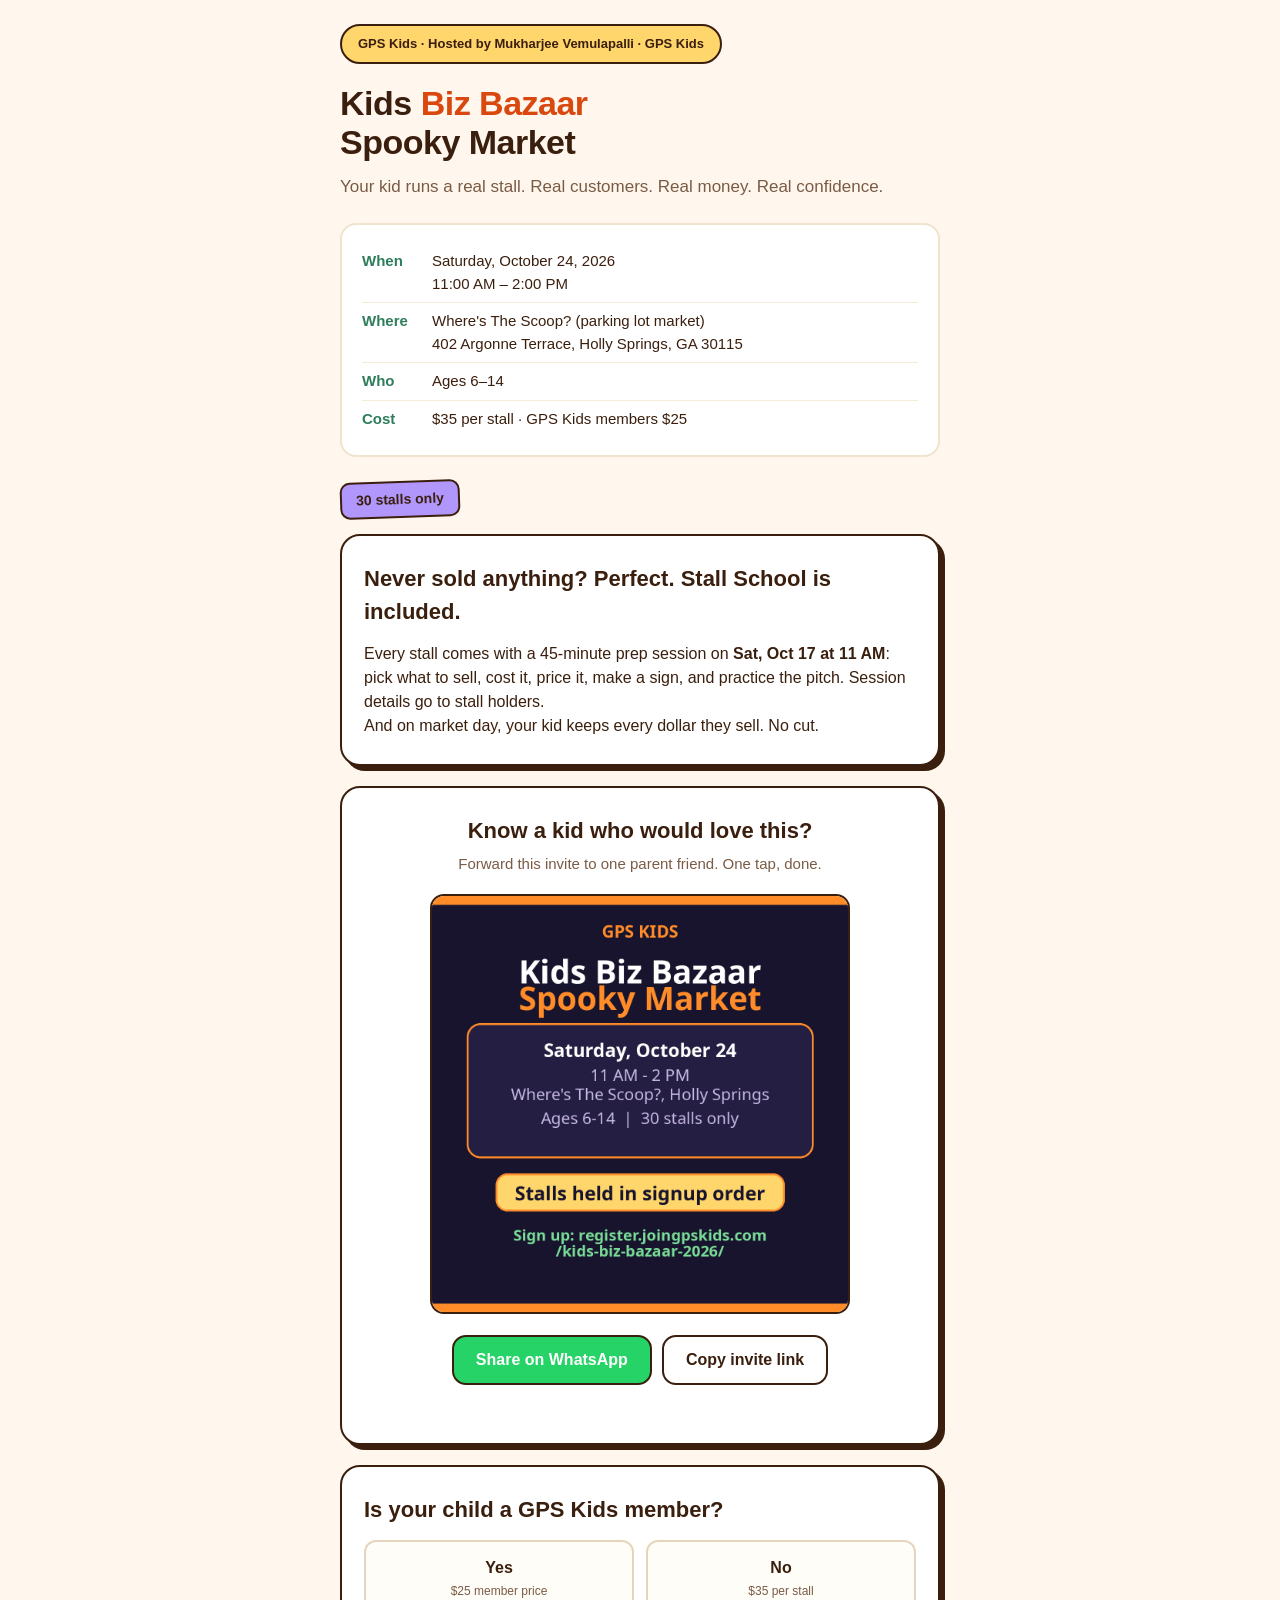
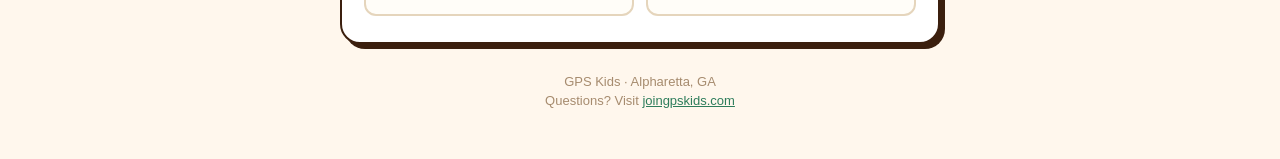
<file: kids-biz-bazaar-2026/index.html>
<!DOCTYPE html>
<html lang="en">
<head>
<meta charset="UTF-8">
<meta name="viewport" content="width=device-width, initial-scale=1.0">
<title>Kids Biz Bazaar: Spooky Market Sign Up | GPS Kids</title>
<meta name="description" content="Kids Biz Bazaar Spooky Market: Saturday, October 24, 2026 in Holly Springs, GA. Kids ages 6-14 run real market stalls: price it, pitch it, sell it. 30 stalls.">
<style>
  * { box-sizing: border-box; margin: 0; padding: 0; }
  body {
    font-family: -apple-system, BlinkMacSystemFont, "Segoe UI", Roboto, Helvetica, Arial, sans-serif;
    background: #FFF7ED; color: #3B1F0E; line-height: 1.5;
    -webkit-font-smoothing: antialiased;
  }
  .wrap { max-width: 640px; margin: 0 auto; padding: 24px 20px 48px; }
  .badge {
    display: inline-block; background: #FFD66B; color: #3B1F0E;
    font-weight: 700; font-size: 13px; padding: 8px 16px; border-radius: 999px;
    border: 2px solid #3B1F0E; margin-bottom: 20px;
  }
  h1 { font-size: 34px; line-height: 1.15; letter-spacing: -0.5px; margin-bottom: 12px; }
  h1 .pink { color: #D9480F; }
  .sub { font-size: 17px; color: #7A5B45; margin-bottom: 24px; }
  .details {
    background: #fff; border: 2px solid #F0E2CC; border-radius: 16px;
    padding: 18px 20px; margin-bottom: 24px;
  }
  .details div { display: flex; gap: 12px; padding: 7px 0; font-size: 15px; }
  .details div + div { border-top: 1px solid #F5EBD9; }
  .details strong { min-width: 58px; color: #2E7D5B; }
  .spots {
    display: inline-block; background: #B197FC; color: #3B1F0E; font-weight: 800;
    font-size: 14px; padding: 6px 14px; border-radius: 10px; transform: rotate(-2deg);
    border: 2px solid #3B1F0E; margin-bottom: 16px;
  }
  .card {
    background: #fff; border: 2px solid #3B1F0E; border-radius: 20px;
    padding: 26px 22px; box-shadow: 5px 5px 0 #3B1F0E; margin-bottom: 20px;
  }
  .card h2 { font-size: 22px; margin-bottom: 14px; }
  .radio-row { display: flex; gap: 12px; }
  .radio-card {
    flex: 1; border: 2px solid #E5D5BC; border-radius: 12px; padding: 14px;
    text-align: center; cursor: pointer; font-weight: 700; font-size: 16px;
    background: #FFFDF8; transition: border-color .15s, background .15s;
  }
  .radio-card small { display: block; font-weight: 400; color: #7A5B45; font-size: 12px; margin-top: 2px; }
  .step { display: none; }
  .step h2 { font-size: 22px; margin-bottom: 6px; }
  .step p.hint { font-size: 14px; color: #7A5B45; margin-bottom: 12px; }
  .free-note {
    background: #E6F7ED; border: 2px solid #2E7D5B; border-radius: 12px;
    padding: 14px 16px; font-size: 15px; margin-bottom: 16px;
  }
  .pay-box {
    background: #F0EFFF; border: 2px dashed #635BFF; border-radius: 12px;
    padding: 18px; margin-top: 18px; text-align: center;
  }
  .pay-box p { font-size: 15px; margin-bottom: 12px; }
  .pay-btn {
    display: inline-block; background: #635BFF; color: #fff; font-weight: 800; font-size: 18px;
    padding: 16px 34px; border-radius: 14px; text-decoration: none;
  }
  iframe.form-embed {
    width: 100%; height: 1100px; border: none; border-radius: 12px; background: #fff;
  }
  .footer { text-align: center; margin-top: 28px; font-size: 13px; color: #A68B6E; }
  .footer a { color: #2E7D5B; }
  .invite-card { text-align: center; }
  .invite-card h2 { font-size: 22px; margin-bottom: 6px; }
  .invite-copy { font-size: 15px; color: #7A5B45; margin-bottom: 4px; }
  .invite-img {
    width: 100%; max-width: 420px; border-radius: 14px;
    border: 2px solid #3B1F0E; margin: 14px 0;
  }
  .invite-btns { display: flex; gap: 10px; justify-content: center; flex-wrap: wrap; }
  .share-btn {
    background: #25D366; color: #fff; border: 2px solid #3B1F0E; border-radius: 14px;
    font-weight: 800; font-size: 16px; padding: 14px 22px; cursor: pointer;
  }
  .copy-btn {
    background: #fff; color: #3B1F0E; border: 2px solid #3B1F0E; border-radius: 14px;
    font-weight: 800; font-size: 16px; padding: 14px 22px; cursor: pointer;
  }
  .invite-hint { font-size: 14px; color: #2E7D5B; margin-top: 12px; min-height: 20px; }
</style>
</head>
<body>
<div class="wrap">
  <span class="badge">GPS Kids · Hosted by Mukharjee Vemulapalli · GPS Kids</span>
  <h1>Kids <span class="pink">Biz Bazaar</span><br>Spooky Market</h1>
  <p class="sub">Your kid runs a real stall. Real customers. Real money. Real confidence.</p>

  <div class="free-note" id="stallSchoolTomorrow" style="display:none;"></div>

  <div class="details">
    <div><strong>When</strong><span>Saturday, October 24, 2026<br>11:00 AM – 2:00 PM</span></div>
    <div><strong>Where</strong><span>Where's The Scoop? (parking lot market)<br>402 Argonne Terrace, Holly Springs, GA 30115</span></div>
    <div><strong>Who</strong><span>Ages 6–14</span></div>
    <div><strong>Cost</strong><span>$35 per stall · GPS Kids members $25</span></div>
  </div>

  <span class="spots">30 stalls only</span>

  <div class="card" id="stallSchoolCard">
    <h2>Never sold anything? Perfect. Stall School is included.</h2>
    <p id="stallSchoolCardText">Every stall comes with a 45-minute prep session on <strong>Sat, Oct 17 at 11 AM</strong>: pick what to sell, cost it, price it, make a sign, and practice the pitch. Session details go to stall holders.</p>
    <p>And on market day, your kid keeps every dollar they sell. No cut.</p>
  </div>

  <div class="card invite-card" id="inviteCard">
    <h2>Know a kid who would love this?</h2>
    <p class="invite-copy">Forward this invite to one parent friend. One tap, done.</p>
    <img class="invite-img" src="invite-card.png" alt="GPS Kids Biz Bazaar Spooky Market invite card">
    <div class="invite-btns">
      <button class="share-btn" id="shareInviteBtn" type="button">Share on WhatsApp</button>
      <button class="copy-btn" id="copyInviteBtn" type="button">Copy invite link</button>
    </div>
    <p class="invite-hint" id="inviteHint"></p>
  </div>

  <div class="card" id="memberCard" style="">
    <h2>Is your child a GPS Kids member?</h2>
    <div class="radio-row">
      <div class="radio-card" onclick="pick(true)">Yes<small>$25 member price</small></div>
      <div class="radio-card" onclick="pick(false)">No<small>$35 per stall</small></div>
    </div>
  </div>

  <div class="card step" id="stepMember" style="">
    <div class="pay-box">
      <p><strong>Step 2:</strong> Hold your stall. Spots are held in signup order, so submit the form and your spot is held. Payment opens soon. We will text you the pay link the moment it does.</p>
    </div>
    <h2>Step 1: Your details</h2>
    <iframe class="form-embed" src="https://docs.google.com/forms/d/e/1FAIpQLSfPh7_6J_q75hf9mrIVEf2QP2eKHnCIFCKCfv6Ct64XpTRn0w/viewform?embedded=true" title="Event signup form" loading="lazy">Loading&hellip;</iframe>
  </div>

  <div class="card step" id="stepGuest" style="">
    <h2>Step 1: Your details</h2>
    <p class="hint">Fill in the form below, then complete Step 2 to lock in the spot.</p>
    <iframe class="form-embed" src="https://docs.google.com/forms/d/e/1FAIpQLSfPh7_6J_q75hf9mrIVEf2QP2eKHnCIFCKCfv6Ct64XpTRn0w/viewform?embedded=true" title="Event signup form" loading="lazy">Loading&hellip;</iframe>
    <div class="pay-box">
      <p><strong>Step 2:</strong> Hold your stall. Spots are held in signup order, so submit the form and your spot is held. Payment opens soon. We will text you the pay link the moment it does.</p>
    </div>
  </div>

  <div class="footer">
    GPS Kids &middot; Alpharetta, GA<br>
    Questions? Visit <a href="https://joingpskids.com">joingpskids.com</a>
  </div>
</div>

<script>
  function pick(isMember) {
    document.getElementById('memberCard').style.display = 'none';
    document.getElementById(isMember ? 'stepMember' : 'stepGuest').style.display = 'block';
    window.scrollTo(0, 0);
  }

  // Invite a friend: share the invite card image + link.
  (function () {
    var INVITE_URL = 'https://register.joingpskids.com/kids-biz-bazaar-2026/';
    var INVITE_TEXT = 'Kids run a real market stall: price it, pitch it, sell it. ' +
      'Sat Oct 24, 11 AM to 2 PM, Where\'s The Scoop? parking lot in Holly Springs. Ages 6-14. Hold your stall here: ' + INVITE_URL;
    var hint = document.getElementById('inviteHint');

    function say(msg) { hint.textContent = msg; }

    function copyText(text, okMsg) {
      function done() { say(okMsg); }
      if (navigator.clipboard && navigator.clipboard.writeText) {
        navigator.clipboard.writeText(text).then(done, function () { legacyCopy(text); done(); });
      } else { legacyCopy(text); done(); }
    }
    function legacyCopy(text) {
      var ta = document.createElement('textarea');
      ta.value = text;
      ta.style.position = 'fixed'; ta.style.opacity = '0';
      document.body.appendChild(ta);
      ta.select();
      try { document.execCommand('copy'); } catch (e) {}
      document.body.removeChild(ta);
    }

    document.getElementById('copyInviteBtn').addEventListener('click', function () {
      copyText(INVITE_URL, 'Link copied. Paste it to a parent friend.');
    });

    document.getElementById('shareInviteBtn').addEventListener('click', function () {
      fetch('invite-card.png')
        .then(function (r) { return r.blob(); })
        .then(function (blob) {
          var file = new File([blob], 'gps-kids-bazaar-invite.png', { type: 'image/png' });
          if (navigator.canShare && navigator.canShare({ files: [file] })) {
            return navigator.share({ files: [file], title: 'Kids Biz Bazaar', text: INVITE_TEXT });
          }
          throw new Error('no-file-share');
        })
        .then(function () { say('Invite sent. One stall closer to a full market.'); })
        .catch(function () {
          // Fallback: download the card and copy the words, family shares by hand.
          var a = document.createElement('a');
          a.href = 'invite-card.png';
          a.download = 'gps-kids-bazaar-invite.png';
          document.body.appendChild(a);
          a.click();
          document.body.removeChild(a);
          copyText(INVITE_TEXT, 'Card saved and words copied. Attach the card in WhatsApp and paste.');
        });
    });
  })();

  // Date aware bazaar strip. Before Stall School starts it says today.
  // After Stall School it carries the one week to market message and
  // the Stall School card switches to home prep. The strip hides itself
  // at market start, Sat Oct 24, 2026 at 11 AM ET (15:00 UTC).
  (function () {
    var el = document.getElementById('stallSchoolTomorrow');
    var now = Date.now();
    var stallStart = Date.UTC(2026, 9, 17, 15, 0, 0);
    var marketStart = Date.UTC(2026, 9, 24, 15, 0, 0);
    if (el && now < stallStart) {
      el.innerHTML = '<strong>Stall School is today, Sat Oct 17 at 11 AM.</strong> Hold your stall this morning and your kid gets the prep session today. Session details go to stall holders.';
      el.style.display = 'block';
    } else if (el && now < marketStart) {
      el.innerHTML = '<strong>Market day is Sat Oct 24, one week away.</strong> Hold your stall this week so your kid has the week to pick what to sell, price it, make a sign, and practice the pitch.';
      el.style.display = 'block';
      var cardText = document.getElementById('stallSchoolCardText');
      if (cardText) {
        cardText.textContent = 'Stall School ran on Sat, Oct 17. Hold your stall this week and do the same prep at home: pick what to sell, cost it, price it, make a sign, and practice the pitch.';
      }
    }
  })();
</script>
</body>
</html>
</file>
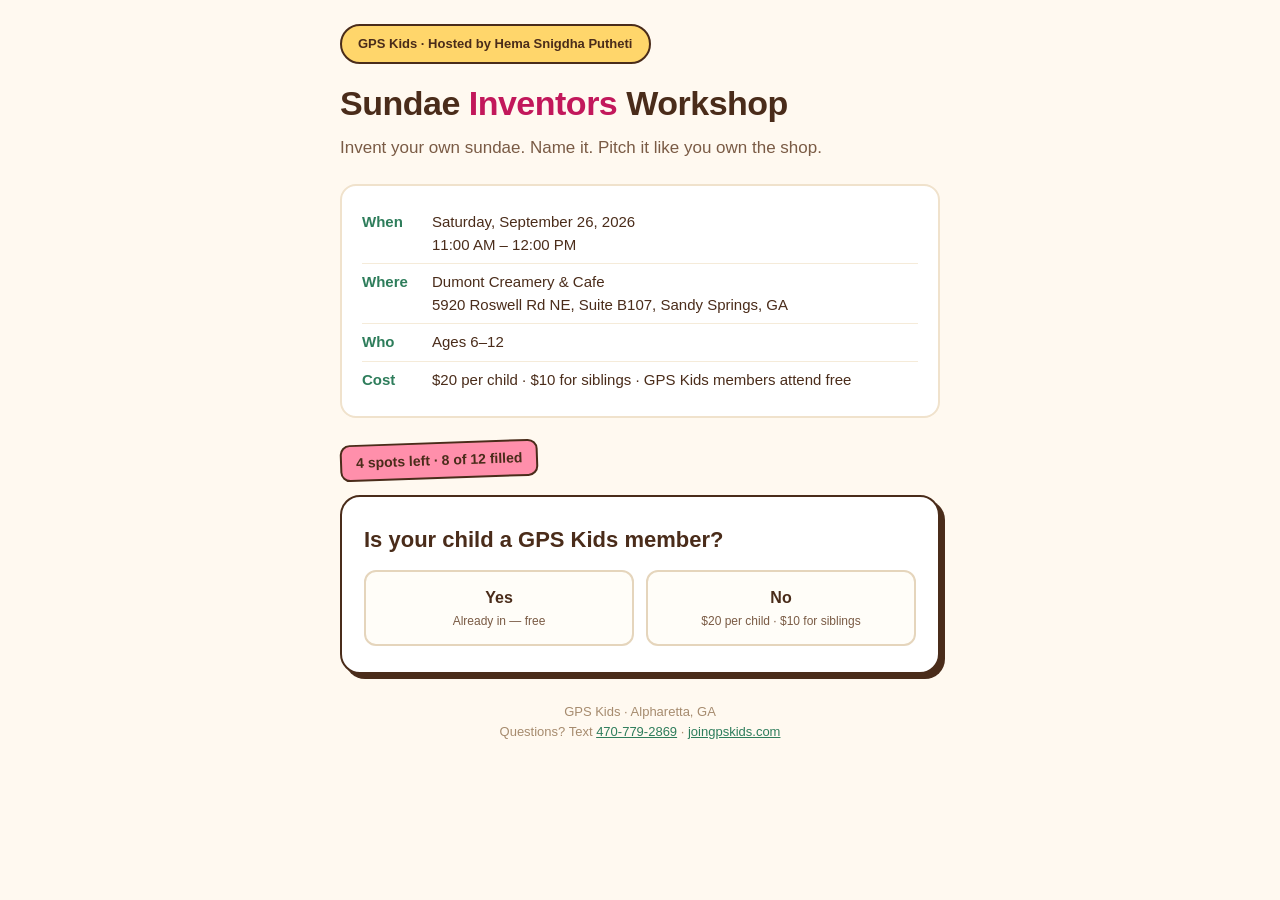
<file: sundae-inventors-sep-26-2026/index.html>
<!DOCTYPE html>
<html lang="en">
<head>
<meta charset="UTF-8">
<meta name="viewport" content="width=device-width, initial-scale=1.0">
<title>Sundae Inventors Workshop — Sign Up | GPS Kids</title>
<meta name="description" content="Sign up for the GPS Kids Sundae Inventors Workshop on Saturday, September 26, 2026 at Dumont Creamery & Cafe, Sandy Springs, GA. Ages 6–12.">
<meta property="og:type" content="website">
<meta property="og:title" content="Sundae Inventors Workshop — Sign Up | GPS Kids">
<meta property="og:description" content="Invent your own sundae. Name it. Pitch it like you own the shop. Sat Sep 26, 11 AM at Dumont Creamery, Sandy Springs. Ages 6-12.">
<meta property="og:image" content="https://register.joingpskids.com/sundae-inventors-sep-26-2026/og-image.png">
<meta property="og:url" content="https://register.joingpskids.com/sundae-inventors-sep-26-2026/">
<meta name="twitter:card" content="summary_large_image">
<meta name="twitter:title" content="Sundae Inventors Workshop — Sign Up | GPS Kids">
<meta name="twitter:description" content="Invent your own sundae. Name it. Pitch it like you own the shop. Sat Sep 26, 11 AM at Dumont Creamery, Sandy Springs. Ages 6-12.">
<meta name="twitter:image" content="https://register.joingpskids.com/sundae-inventors-sep-26-2026/og-image.png">
<style>
  * { box-sizing: border-box; margin: 0; padding: 0; }
  body {
    font-family: -apple-system, BlinkMacSystemFont, "Segoe UI", Roboto, Helvetica, Arial, sans-serif;
    background: #FFF9F0; color: #4A2C1A; line-height: 1.5;
    -webkit-font-smoothing: antialiased;
  }
  .wrap { max-width: 640px; margin: 0 auto; padding: 24px 20px 48px; }
  .badge {
    display: inline-block; background: #FFD66B; color: #4A2C1A;
    font-weight: 700; font-size: 13px; padding: 8px 16px; border-radius: 999px;
    border: 2px solid #4A2C1A; margin-bottom: 20px;
  }
  h1 { font-size: 34px; line-height: 1.15; letter-spacing: -0.5px; margin-bottom: 12px; }
  h1 .pink { color: #C2185B; }
  .sub { font-size: 17px; color: #7A5B45; margin-bottom: 24px; }
  .details {
    background: #fff; border: 2px solid #F0E2CC; border-radius: 16px;
    padding: 18px 20px; margin-bottom: 24px;
  }
  .details div { display: flex; gap: 12px; padding: 7px 0; font-size: 15px; }
  .details div + div { border-top: 1px solid #F5EBD9; }
  .details strong { min-width: 58px; color: #2E7D5B; }
  .spots {
    display: inline-block; background: #FF8FAB; color: #4A2C1A; font-weight: 800;
    font-size: 14px; padding: 6px 14px; border-radius: 10px; transform: rotate(-2deg);
    border: 2px solid #4A2C1A; margin-bottom: 16px;
  }
  .card {
    background: #fff; border: 2px solid #4A2C1A; border-radius: 20px;
    padding: 26px 22px; box-shadow: 5px 5px 0 #4A2C1A; margin-bottom: 20px;
  }
  .card h2 { font-size: 22px; margin-bottom: 14px; }
  .radio-row { display: flex; gap: 12px; }
  .radio-card {
    flex: 1; border: 2px solid #E5D5BC; border-radius: 12px; padding: 14px;
    text-align: center; cursor: pointer; font-weight: 700; font-size: 16px;
    background: #FFFDF8; transition: border-color .15s, background .15s;
  }
  .radio-card small { display: block; font-weight: 400; color: #7A5B45; font-size: 12px; margin-top: 2px; }
  .step { display: none; }
  .step h2 { font-size: 22px; margin-bottom: 6px; }
  .step p.hint { font-size: 14px; color: #7A5B45; margin-bottom: 12px; }
  .free-note {
    background: #E6F7ED; border: 2px solid #2E7D5B; border-radius: 12px;
    padding: 14px 16px; font-size: 15px; margin-bottom: 16px;
  }
  .pay-box {
    background: #F0EFFF; border: 2px dashed #635BFF; border-radius: 12px;
    padding: 18px; margin-top: 18px; text-align: center;
  }
  .pay-box p { font-size: 15px; margin-bottom: 12px; }
  .pay-btn {
    display: inline-block; background: #635BFF; color: #fff; font-weight: 800; font-size: 18px;
    padding: 16px 34px; border-radius: 14px; text-decoration: none;
  }
  iframe.form-embed {
    width: 100%; height: 1100px; border: none; border-radius: 12px; background: #fff;
  }
  .footer { text-align: center; margin-top: 28px; font-size: 13px; color: #A68B6E; }
  .footer a { color: #2E7D5B; }
</style>
</head>
<body>
<div class="wrap">
  <span class="badge">GPS Kids · Hosted by Hema Snigdha Putheti</span>
  <h1>Sundae <span class="pink">Inventors</span> Workshop</h1>
  <p class="sub">Invent your own sundae. Name it. Pitch it like you own the shop.</p>

  <div class="details">
    <div><strong>When</strong><span>Saturday, September 26, 2026<br>11:00 AM – 12:00 PM</span></div>
    <div><strong>Where</strong><span>Dumont Creamery & Cafe<br>5920 Roswell Rd NE, Suite B107, Sandy Springs, GA</span></div>
    <div><strong>Who</strong><span>Ages 6–12</span></div>
    <div><strong>Cost</strong><span>$20 per child · $10 for siblings · GPS Kids members attend free</span></div>
  </div>

  <span class="spots" id="spotsBadge">4 spots left · 8 of 12 filled</span>

  <div class="card" id="memberCard" style="">
    <h2>Is your child a GPS Kids member?</h2>
    <div class="radio-row">
      <div class="radio-card" onclick="pick(true)">Yes<small>Already in &mdash; free</small></div>
      <div class="radio-card" onclick="pick(false)">No<small>$20 per child · $10 for siblings</small></div>
    </div>
  </div>

  <div class="card step" id="stepMember" style="">
    <div class="free-note">🎉 <strong>Members attend free!</strong> Just fill in the form below to save your child&rsquo;s spot.</div>
    <h2>Step 1 &mdash; Your details</h2>
    <iframe class="form-embed" src="https://docs.google.com/forms/d/e/1FAIpQLSecX7NnkPOkIUbU2EY1QlO2QszYS7QAorYkgbaTY2bL4V-_Ew/viewform?embedded=true" title="Event signup form" loading="lazy">Loading&hellip;</iframe>
  </div>

  <div class="card step" id="stepGuest" style="">
    <h2>Step 1 &mdash; Your details</h2>
    <p class="hint">Fill in the form below, then complete Step 2 to lock in the spot.</p>
    <iframe class="form-embed" src="https://docs.google.com/forms/d/e/1FAIpQLSecX7NnkPOkIUbU2EY1QlO2QszYS7QAorYkgbaTY2bL4V-_Ew/viewform?embedded=true" title="Event signup form" loading="lazy">Loading&hellip;</iframe>
    <div class="pay-box">
      <p><strong>Step 2 &mdash;</strong> Pay <strong>$20</strong> to reserve your child&rsquo;s spot.</p>
      <a class="pay-btn" href="https://buy.stripe.com/5kQcN6a1WcdDaWN6QzaMU0y">Pay $20 &amp; Reserve</a><a class="pay-btn" href="https://buy.stripe.com/00w3cw1vqgtT6Gx1wfaMU0z" target="_blank" rel="noopener" style="background:#2E7D5B;margin-top:10px">Pay $10 — Sibling Spot</a>
    </div>
  </div>

  <div class="footer">
    GPS Kids &middot; Alpharetta, GA<br>
    Questions? Text <a href="tel:+14707792869">470-779-2869</a> &middot; <a href="https://joingpskids.com">joingpskids.com</a>
  </div>
</div>

<script>
  function pick(isMember) {
    document.getElementById('memberCard').style.display = 'none';
    document.getElementById(isMember ? 'stepMember' : 'stepGuest').style.display = 'block';
    window.scrollTo(0, 0);
  }

  // Live spots counter: polls spots.json (updated from the signup sheet).
  // Never shows more than capacity; hides the signup flow when sold out.
  (function () {
    var badge = document.getElementById('spotsBadge');
    function render(s) {
      if (s.sold_out) {
        badge.textContent = 'Sold out · ' + s.capacity + ' spots filled';
        ['memberCard', 'stepMember', 'stepGuest'].forEach(function (id) {
          var el = document.getElementById(id);
          if (el) el.style.display = 'none';
        });
        if (!document.getElementById('soldOutCard')) {
          var d = document.createElement('div');
          d.className = 'card';
          d.id = 'soldOutCard';
          d.innerHTML = '<h2>All spots are taken</h2><p class="hint">This workshop is full. Join the GPS Kids community to hear about the next one first.</p>';
          badge.parentNode.insertBefore(d, badge.nextSibling);
        }
      } else {
        badge.textContent = s.spots_left + (s.spots_left === 1 ? ' spot left' : ' spots left') +
          ' · ' + s.filled + ' of ' + s.capacity + ' filled';
      }
    }
    fetch('spots.json?ts=' + Date.now())
      .then(function (r) { if (!r.ok) throw 0; return r.json(); })
      .then(render)
      .catch(function () { /* keep the server-rendered badge */ });
  })();
</script>
</body>
</html>
</file>
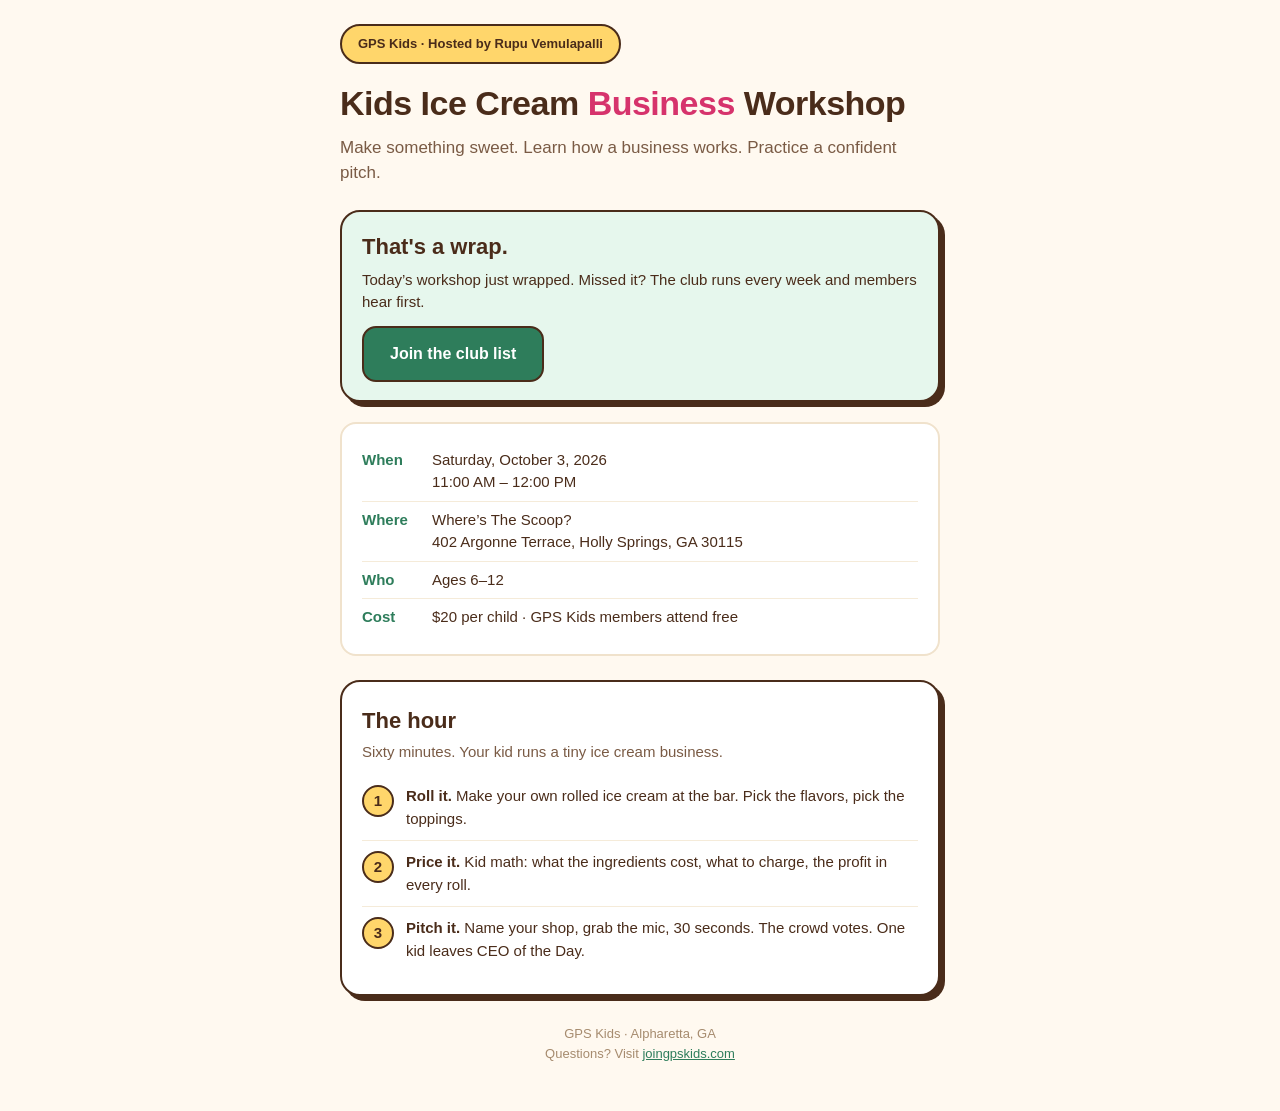
<file: workshop-oct-3-2026/index.html>
<!DOCTYPE html>
<html lang="en">
<head>
<meta charset="UTF-8">
<meta name="viewport" content="width=device-width, initial-scale=1.0">
<title>Kids Ice Cream Business Workshop Sign Up | GPS Kids</title>
<meta name="description" content="Sign up for the GPS Kids Ice Cream Business Workshop on Saturday, October 3, 2026 in Holly Springs, GA. Ages 6–12.">
<meta property="og:type" content="website">
<meta property="og:title" content="Kids Ice Cream Business Workshop Sign Up | GPS Kids">
<meta property="og:description" content="Make rolled ice cream. Learn pricing, profit, and pitching. Sat Oct 3, 11 AM at Where's The Scoop?, Holly Springs. Ages 6-12. Members free, $20 non-members.">
<meta property="og:image" content="https://register.joingpskids.com/workshop-oct-3-2026/og-image.png">
<meta property="og:url" content="https://register.joingpskids.com/workshop-oct-3-2026/">
<meta name="twitter:card" content="summary_large_image">
<meta name="twitter:title" content="Kids Ice Cream Business Workshop Sign Up | GPS Kids">
<meta name="twitter:description" content="Make rolled ice cream. Learn pricing, profit, and pitching. Sat Oct 3, 11 AM at Where's The Scoop?, Holly Springs. Ages 6-12. Members free, $20 non-members.">
<meta name="twitter:image" content="https://register.joingpskids.com/workshop-oct-3-2026/og-image.png">
<style>
  * { box-sizing: border-box; margin: 0; padding: 0; }
  body {
    font-family: -apple-system, BlinkMacSystemFont, "Segoe UI", Roboto, Helvetica, Arial, sans-serif;
    background: #FFF9F0; color: #4A2C1A; line-height: 1.5;
    -webkit-font-smoothing: antialiased;
  }
  .wrap { max-width: 640px; margin: 0 auto; padding: 24px 20px 48px; }
  .badge {
    display: inline-block; background: #FFD66B; color: #4A2C1A;
    font-weight: 700; font-size: 13px; padding: 8px 16px; border-radius: 999px;
    border: 2px solid #4A2C1A; margin-bottom: 20px;
  }
  h1 { font-size: 34px; line-height: 1.15; letter-spacing: -0.5px; margin-bottom: 12px; }
  h1 .pink { color: #D6336C; }
  .sub { font-size: 17px; color: #7A5B45; margin-bottom: 24px; }
  .details {
    background: #fff; border: 2px solid #F0E2CC; border-radius: 16px;
    padding: 18px 20px; margin-bottom: 24px;
  }
  .details div { display: flex; gap: 12px; padding: 7px 0; font-size: 15px; }
  .details div + div { border-top: 1px solid #F5EBD9; }
  .details strong { min-width: 58px; color: #2E7D5B; }
  .spots {
    display: inline-block; background: #FF8FAB; color: #4A2C1A; font-weight: 800;
    font-size: 14px; padding: 6px 14px; border-radius: 10px; transform: rotate(-2deg);
    border: 2px solid #4A2C1A; margin-bottom: 16px;
  }
  .card {
    background: #fff; border: 2px solid #4A2C1A; border-radius: 20px;
    padding: 26px 22px; box-shadow: 5px 5px 0 #4A2C1A; margin-bottom: 20px;
  }
  .card h2 { font-size: 22px; margin-bottom: 14px; }
  .radio-row { display: flex; gap: 12px; }
  .radio-card {
    flex: 1; border: 2px solid #E5D5BC; border-radius: 12px; padding: 14px;
    text-align: center; cursor: pointer; font-weight: 700; font-size: 16px;
    background: #FFFDF8; transition: border-color .15s, background .15s;
  }
  .radio-card small { display: block; font-weight: 400; color: #7A5B45; font-size: 12px; margin-top: 2px; }
  .step { display: none; }
  .step h2 { font-size: 22px; margin-bottom: 6px; }
  .step p.hint { font-size: 14px; color: #7A5B45; margin-bottom: 12px; }
  .free-note {
    background: #E6F7ED; border: 2px solid #2E7D5B; border-radius: 12px;
    padding: 14px 16px; font-size: 15px; margin-bottom: 16px;
  }
  .pay-box {
    background: #F0EFFF; border: 2px dashed #635BFF; border-radius: 12px;
    padding: 18px; margin-top: 18px; text-align: center;
  }
  .pay-box p { font-size: 15px; margin-bottom: 12px; }
  .pay-btn {
    display: inline-block; background: #635BFF; color: #fff; font-weight: 800; font-size: 18px;
    padding: 16px 34px; border-radius: 14px; text-decoration: none;
  }
  iframe.form-embed {
    width: 100%; height: 1100px; border: none; border-radius: 12px; background: #fff;
  }
  .footer { text-align: center; margin-top: 28px; font-size: 13px; color: #A68B6E; }
  .footer a { color: #2E7D5B; }
  .invite-card { text-align: center; }
  .invite-copy { font-size: 15px; color: #7A5B45; margin-bottom: 4px; }
  .invite-img {
    width: 100%; max-width: 420px; border-radius: 14px;
    border: 2px solid #4A2C1A; margin: 14px 0;
  }
  .invite-btns { display: flex; gap: 10px; justify-content: center; flex-wrap: wrap; }
  .share-btn {
    background: #25D366; color: #fff; border: 2px solid #4A2C1A; border-radius: 14px;
    font-weight: 800; font-size: 16px; padding: 14px 22px; cursor: pointer;
  }
  .copy-btn {
    background: #fff; color: #4A2C1A; border: 2px solid #4A2C1A; border-radius: 14px;
    font-weight: 800; font-size: 16px; padding: 14px 22px; cursor: pointer;
  }
  .invite-hint { font-size: 14px; color: #2E7D5B; margin-top: 12px; min-height: 20px; }
  .hour {
    background: #fff; border: 2px solid #4A2C1A; border-radius: 20px;
    padding: 22px 20px; box-shadow: 5px 5px 0 #4A2C1A; margin-bottom: 20px;
  }
  .hour h2 { font-size: 22px; margin-bottom: 4px; }
  .hour-sub { font-size: 15px; color: #7A5B45; margin-bottom: 12px; }
  .hour-step { display: flex; gap: 12px; align-items: flex-start; padding: 10px 0; font-size: 15px; }
  .hour-step + .hour-step { border-top: 1px solid #F5EBD9; }
  .hour-num {
    flex: 0 0 auto; width: 32px; height: 32px; border-radius: 50%;
    background: #FFD66B; border: 2px solid #4A2C1A; font-weight: 800;
    display: flex; align-items: center; justify-content: center; font-size: 15px;
  }
  .daystrip {
    border: 2px solid #4A2C1A; border-radius: 20px;
    padding: 18px 20px; margin-bottom: 20px; box-shadow: 5px 5px 0 #4A2C1A;
  }
  .daystrip h2 { font-size: 22px; margin-bottom: 6px; }
  .daystrip p { font-size: 15px; }
  .daystrip.today { background: #FFF3C4; }
  .daystrip.live { background: #FFE3EC; }
  .daystrip.wrap { background: #E6F7ED; }
  .club-btn {
    display: inline-block; margin-top: 12px; background: #2E7D5B; color: #fff;
    font-weight: 800; font-size: 16px; padding: 14px 26px; border-radius: 14px;
    text-decoration: none; border: 2px solid #4A2C1A;
  }
</style>
</head>
<body>
<div class="wrap">
  <span class="badge">GPS Kids &middot; Hosted by Rupu Vemulapalli</span>
  <h1>Kids Ice Cream <span class="pink">Business</span> Workshop</h1>
  <p class="sub">Make something sweet. Learn how a business works. Practice a confident pitch.</p>

  <div class="daystrip today" id="dayStrip" style="display:none">
    <h2 id="dayStripTitle"></h2>
    <p id="dayStripBody"></p>
  </div>

  <div class="details">
    <div><strong>When</strong><span>Saturday, October 3, 2026<br>11:00 AM &ndash; 12:00 PM</span></div>
    <div><strong>Where</strong><span>Where&rsquo;s The Scoop?<br>402 Argonne Terrace, Holly Springs, GA 30115</span></div>
    <div><strong>Who</strong><span>Ages 6&ndash;12</span></div>
    <div><strong>Cost</strong><span>$20 per child &middot; GPS Kids members attend free</span></div>
  </div>

  <div class="hour">
    <h2>The hour</h2>
    <p class="hour-sub">Sixty minutes. Your kid runs a tiny ice cream business.</p>
    <div class="hour-step"><span class="hour-num">1</span><div><strong>Roll it.</strong> Make your own rolled ice cream at the bar. Pick the flavors, pick the toppings.</div></div>
    <div class="hour-step"><span class="hour-num">2</span><div><strong>Price it.</strong> Kid math: what the ingredients cost, what to charge, the profit in every roll.</div></div>
    <div class="hour-step"><span class="hour-num">3</span><div><strong>Pitch it.</strong> Name your shop, grab the mic, 30 seconds. The crowd votes. One kid leaves CEO of the Day.</div></div>
  </div>

  <span class="spots" id="spotsBadge">12 spots only</span>

  <div class="card invite-card" id="inviteCard">
    <h2>Know a kid who would love this?</h2>
    <p class="invite-copy">Forward this invite to one parent friend. One tap, done.</p>
    <img class="invite-img" src="invite-card.png" alt="GPS Kids Ice Cream Business Workshop invite card">
    <div class="invite-btns">
      <button class="share-btn" id="shareInviteBtn" type="button">Share on WhatsApp</button>
      <button class="copy-btn" id="copyInviteBtn" type="button">Copy invite link</button>
    </div>
    <p class="invite-hint" id="inviteHint"></p>
  </div>

  <div class="card" id="memberCard">
    <h2>Is your child a GPS Kids member?</h2>
    <div class="radio-row">
      <div class="radio-card" onclick="pick(true)">Yes<small>Already in, free</small></div>
      <div class="radio-card" onclick="pick(false)">No<small>$20 per child</small></div>
    </div>
  </div>

  <div class="card step" id="stepMember">
    <div class="free-note">🎉 <strong>Members attend free!</strong> Just fill in the form below to save your child&rsquo;s spot.</div>
    <h2>Step 1: Your details</h2>
    <iframe class="form-embed" src="https://docs.google.com/forms/d/e/1FAIpQLSeC4qrJHAtzPGUiUw80MDa_D_46KIFvOQy_CZYjhplQwrTwWQ/viewform?embedded=true" title="Workshop signup form" loading="lazy">Loading&hellip;</iframe>
  </div>

  <div class="card step" id="stepGuest">
    <h2>Step 1: Your details</h2>
    <p class="hint">Fill in the form below, then complete Step 2 to lock in the spot.</p>
    <iframe class="form-embed" src="https://docs.google.com/forms/d/e/1FAIpQLSeC4qrJHAtzPGUiUw80MDa_D_46KIFvOQy_CZYjhplQwrTwWQ/viewform?embedded=true" title="Workshop signup form" loading="lazy">Loading&hellip;</iframe>
    <div class="pay-box">
      <p><strong>Step 2:</strong> Pay <strong>$20</strong> to reserve your child&rsquo;s spot.</p>
      <a class="pay-btn" href="https://buy.stripe.com/dRmbJ21vqfpP0i94IraMU0x">Pay $20 &amp; Reserve</a>
    </div>
  </div>

  <div class="footer">
    GPS Kids &middot; Alpharetta, GA<br>
    Questions? Visit <a href="https://joingpskids.com">joingpskids.com</a>
  </div>
</div>

<script>
  function pick(isMember) {
    document.getElementById('memberCard').style.display = 'none';
    document.getElementById(isMember ? 'stepMember' : 'stepGuest').style.display = 'block';
    window.scrollTo(0, 0);
  }

  // Live spots count: spots.json is refreshed by the cap-watch cron every 15 min.
  (function () {
    var badge = document.getElementById('spotsBadge');
    fetch('spots.json', { cache: 'no-store' })
      .then(function (r) { return r.json(); })
      .then(function (s) {
        if (s.sold_out) {
          badge.textContent = 'Sold out for Oct 3';
          return;
        }
        badge.textContent = 'Only ' + s.spots_left + ' of ' + s.capacity + ' spots left';
      })
      .catch(function () { /* keep the static badge */ });
  })();

  // Invite a friend: share the invite card image + link.
  (function () {
    var INVITE_URL = 'https://register.joingpskids.com/workshop-oct-3-2026/';
    var INVITE_TEXT = 'Kids make their own rolled ice cream, learn how a business works, and pitch it on the mic. ' +
      'Sat Oct 3, 11 AM, Where\'s The Scoop? in Holly Springs. Ages 6-12. Sign up here: ' + INVITE_URL;
    var hint = document.getElementById('inviteHint');

    function say(msg) { hint.textContent = msg; }

    function copyText(text, okMsg) {
      function done() { say(okMsg); }
      if (navigator.clipboard && navigator.clipboard.writeText) {
        navigator.clipboard.writeText(text).then(done, function () { legacyCopy(text); done(); });
      } else { legacyCopy(text); done(); }
    }
    function legacyCopy(text) {
      var ta = document.createElement('textarea');
      ta.value = text;
      ta.style.position = 'fixed'; ta.style.opacity = '0';
      document.body.appendChild(ta);
      ta.select();
      try { document.execCommand('copy'); } catch (e) {}
      document.body.removeChild(ta);
    }

    document.getElementById('copyInviteBtn').addEventListener('click', function () {
      copyText(INVITE_URL, 'Link copied. Paste it to a parent friend.');
    });

    document.getElementById('shareInviteBtn').addEventListener('click', function () {
      fetch('invite-card.png')
        .then(function (r) { return r.blob(); })
        .then(function (blob) {
          var file = new File([blob], 'gps-kids-workshop-invite.png', { type: 'image/png' });
          if (navigator.canShare && navigator.canShare({ files: [file] })) {
            return navigator.share({ files: [file], title: 'GPS Kids Workshop', text: INVITE_TEXT });
          }
          throw new Error('no-file-share');
        })
        .then(function () { say('Invite sent. One friend closer to a full house.'); })
        .catch(function () {
          // Fallback: download the card and copy the words, family shares by hand.
          var a = document.createElement('a');
          a.href = 'invite-card.png';
          a.download = 'gps-kids-workshop-invite.png';
          document.body.appendChild(a);
          a.click();
          document.body.removeChild(a);
          copyText(INVITE_TEXT, 'Card saved and words copied. Attach the card in WhatsApp and paste.');
        });
    });
  })();

  // Workshop day states: the page flips itself on event day, no human needed.
  // 11:00 AM - 12:00 PM ET on 2026-10-03 = 15:00 - 16:00 UTC, compared in UTC
  // so every visitor's phone agrees on the state.
  (function () {
    var START = Date.UTC(2026, 9, 3, 15, 0, 0);
    var END = Date.UTC(2026, 9, 3, 16, 0, 0);
    var now = Date.now();
    var strip = document.getElementById('dayStrip');
    var title = document.getElementById('dayStripTitle');
    var body = document.getElementById('dayStripBody');
    var SCOOP = 'Where\u2019s The Scoop?';

    function withSpots(fn) {
      fetch('spots.json', { cache: 'no-store' })
        .then(function (r) { return r.json(); })
        .then(function (s) { fn(s); })
        .catch(function () { fn(null); });
    }

    function showToday(spots) {
      strip.className = 'daystrip today';
      title.textContent = 'Today is the day.';
      body.textContent = 'Doors open at 11 AM at ' + SCOOP + ', Holly Springs. ' +
        (spots ? 'Only ' + spots.spots_left + ' of ' + spots.capacity + ' spots left. ' : '') +
        'Grab one before the bar fills.';
      strip.style.display = 'block';
    }

    function showLive() {
      strip.className = 'daystrip live';
      title.textContent = 'Happening now.';
      body.textContent = 'The bar is rolling at ' + SCOOP + '. Walk-ins welcome while seats last. Sign up below and come on over.';
      strip.style.display = 'block';
    }

    function showWrap() {
      strip.className = 'daystrip wrap';
      title.textContent = "That's a wrap.";
      body.textContent = 'Today\u2019s workshop just wrapped. Missed it? The club runs every week and members hear first.';
      var a = document.createElement('a');
      a.className = 'club-btn';
      a.href = 'https://signup.joingpskids.com';
      a.textContent = 'Join the club list';
      body.appendChild(document.createElement('br'));
      body.appendChild(a);
      strip.style.display = 'block';
      // Retire the signup and invite blocks: the event is over.
      ['memberCard', 'stepMember', 'stepGuest', 'inviteCard', 'spotsBadge'].forEach(function (id) {
        var el = document.getElementById(id);
        if (el) el.style.display = 'none';
      });
    }

    if (now < START) { withSpots(showToday); }
    else if (now < END) { withSpots(showLive); }
    else { showWrap(); }
  })();
</script>
</body>
</html>
</file>
<file: app/styles.css>
:root {
  --navy: #1a2040;
  --navy2: #232c52;
  --yellow: #ffd166;
  --white: #ffffff;
  --muted: #aab4d2;
  --ink: #f4f6ff;
}

* { box-sizing: border-box; -webkit-tap-highlight-color: transparent; }

body {
  margin: 0;
  font-family: -apple-system, BlinkMacSystemFont, "Segoe UI", Roboto, Helvetica, Arial, sans-serif;
  background: var(--navy);
  color: var(--ink);
  min-height: 100vh;
}

.app { max-width: 560px; margin: 0 auto; padding-bottom: 110px; }

.topbar {
  padding: 20px 20px 12px;
  border-bottom: 1px solid rgba(255,255,255,0.08);
  display: flex; align-items: center; justify-content: space-between; gap: 12px;
}

.share-btn {
  padding: 10px 18px;
  background: rgba(255,209,102,0.12); color: var(--yellow);
  border: 1px solid rgba(255,209,102,0.5); border-radius: 999px;
  font-size: 14px; font-weight: 800; cursor: pointer;
}

.brand { display: flex; align-items: center; gap: 12px; }

.brand-mark {
  width: 44px; height: 44px; border-radius: 12px;
  background: var(--yellow); color: var(--navy);
  display: flex; align-items: center; justify-content: center;
  font-weight: 800; font-size: 18px;
}

.brand-name { font-weight: 800; font-size: 18px; }
.brand-sub { color: var(--muted); font-size: 13px; }

.install-banner {
  margin: 12px 20px 0; padding: 10px 14px;
  background: var(--navy2); border: 1px solid rgba(255,209,102,0.35);
  border-radius: 10px; font-size: 13px; color: var(--ink);
  display: flex; justify-content: space-between; align-items: center; gap: 10px;
}
.install-banner button {
  background: none; border: none; color: var(--muted);
  font-size: 18px; cursor: pointer; padding: 4px 8px;
}

main { padding: 4px 0 12px; }

.tab { display: none; }
.tab.active { display: block; }

.game-card {
  margin: 16px 20px 0; padding: 22px 20px;
  background: var(--navy2); border-radius: 18px;
  border: 1px solid rgba(255,255,255,0.07);
}
.game-card.center { text-align: center; }

.eyebrow {
  color: var(--yellow); font-size: 12px; font-weight: 700;
  letter-spacing: 1.5px; text-transform: uppercase;
}
.eyebrow.pad { padding: 18px 20px 0; }

h1 { font-size: 30px; margin: 10px 0 6px; line-height: 1.15; }
h2 { font-size: 16px; margin: 20px 0 8px; color: var(--yellow); }

.tagline { color: var(--muted); font-size: 15px; margin: 0 0 4px; line-height: 1.45; }

.steps { margin: 0; padding-left: 20px; }
.steps li { margin: 10px 0; line-height: 1.55; font-size: 15px; }

.win-box {
  margin-top: 20px; padding: 14px 16px;
  background: rgba(255,209,102,0.1);
  border-left: 4px solid var(--yellow);
  border-radius: 0 10px 10px 0;
}
.win-label { font-size: 12px; font-weight: 700; letter-spacing: 1px; text-transform: uppercase; color: var(--yellow); margin-bottom: 6px; }
.win-box p { margin: 0; font-size: 14px; line-height: 1.5; }

.done-btn {
  width: 100%; margin-top: 20px; padding: 16px;
  background: var(--yellow); color: var(--navy);
  border: none; border-radius: 14px;
  font-size: 18px; font-weight: 800; cursor: pointer;
}
.done-btn.done { background: #2f9e6e; color: #fff; }

.play-big {
  display: block; width: 100%; margin-top: 16px; padding: 18px;
  background: var(--yellow); color: var(--navy);
  border: none; border-radius: 16px;
  font-size: 22px; font-weight: 800; font-family: inherit; cursor: pointer;
}
.play-big:active { transform: scale(.98); }
.play-count {
  text-align: center; color: var(--muted); font-weight: 800;
  font-size: 12px; letter-spacing: .14em; margin-top: 16px;
}
.play-cue {
  font-size: 24px; line-height: 1.4; text-align: center;
  margin: 22px 0 8px; font-weight: 600;
}

.streak-line { text-align: center; margin-top: 14px; color: var(--muted); font-size: 14px; }
.streak-line strong { color: var(--yellow); }

.lb-sub { margin: 26px 0 2px; font-size: 17px; }
.recruit-line {
  margin: 12px 0 0; padding: 10px 12px; border-radius: 12px;
  background: rgba(255,209,102,0.12); color: var(--yellow);
  font-size: 14px; font-weight: 700;
}
.share-nudge {
  margin-top: 16px; padding: 14px 16px;
  background: rgba(255,209,102,0.1);
  border: 1px solid rgba(255,209,102,0.35);
  border-radius: 12px; text-align: center;
}
.share-nudge p { margin: 0 0 10px; font-size: 14px; line-height: 1.5; }
.share-win-btn {
  width: 100%; padding: 13px;
  background: var(--yellow); color: var(--navy);
  border: none; border-radius: 12px;
  font-size: 16px; font-weight: 800; cursor: pointer;
}
.board-nudge {
  margin-top: 12px; padding-top: 12px;
  border-top: 1px dashed rgba(255,209,102,0.35);
}
.board-nudge p { margin: 0 0 10px; font-size: 14px; line-height: 1.5; }
.wincard-block {
  margin-top: 12px; padding-top: 12px;
  border-top: 1px dashed rgba(255,209,102,0.35);
}
.wincard-block p { margin: 0 0 10px; font-size: 14px; line-height: 1.5; }
.wincard-open-btn {
  width: 100%; padding: 13px;
  background: var(--yellow); color: var(--navy);
  border: none; border-radius: 12px;
  font-size: 16px; font-weight: 800; cursor: pointer;
}
.wincard-panel { margin-top: 12px; }
.wincard-row { display: flex; gap: 8px; }
.wincard-note { margin: 10px 0 0; font-size: 13px; line-height: 1.5; opacity: 0.8; }
.wincard-row input {
  flex: 1; min-width: 0; padding: 12px; border-radius: 12px;
  border: 2px solid rgba(255,209,102,0.5);
  background: rgba(255,255,255,0.06); color: var(--ink);
  font-size: 16px;
}
.wincard-img { width: 100%; border-radius: 12px; margin-top: 12px; display: block; }
.wincard-actions { display: flex; gap: 8px; margin-top: 10px; }
.wincard-share-btn {
  flex: 2; padding: 13px;
  background: var(--yellow); color: var(--navy);
  border: none; border-radius: 12px;
  font-size: 16px; font-weight: 800; cursor: pointer;
}
.wincard-actions .btn-ghost { flex: 1; }
.wincard-join { margin-top: 12px; }
.wincard-join p { margin: 0 0 10px; font-size: 14px; }
.wall-card {
  margin: 16px 20px 0; padding: 18px 20px;
  background: var(--navy2); border-radius: 18px;
  border: 1px solid rgba(255,255,255,0.07);
}
.wall-line { margin: 8px 0 12px; font-size: 14px; line-height: 1.5; color: var(--muted); }
.wall-row {
  display: flex; align-items: baseline; gap: 10px;
  padding: 8px 0; border-top: 1px solid rgba(255,255,255,0.06);
  font-size: 14px;
}
.wall-day { color: var(--yellow); font-weight: 800; min-width: 34px; }
.wall-game { flex: 1; }
.wall-nick { color: var(--muted); font-size: 13px; }
.board-nudge-btn {
  width: 100%; padding: 12px;
  background: transparent; color: var(--yellow);
  border: 2px solid var(--yellow); border-radius: 12px;
  font-size: 15px; font-weight: 800; cursor: pointer;
}

.streak-big { font-size: 96px; font-weight: 800; color: var(--yellow); line-height: 1; margin-top: 8px; }
.streak-word { font-size: 18px; margin-top: 4px; }
.muted { color: var(--muted); font-size: 14px; line-height: 1.5; }

.week-dots { display: flex; justify-content: center; gap: 8px; margin: 18px 0 6px; }
.dot {
  width: 34px; height: 34px; border-radius: 50%;
  border: 2px solid rgba(255,255,255,0.2);
  display: flex; align-items: center; justify-content: center;
  font-size: 11px; color: var(--muted);
}
.dot.hit { background: var(--yellow); border-color: var(--yellow); color: var(--navy); font-weight: 800; }
.dot.today { border-color: var(--yellow); }

.total-line { margin-top: 14px; color: var(--muted); font-size: 14px; }
.total-line strong { color: var(--ink); }

.level-badge {
  margin-top: 14px; padding: 12px 16px;
  background: rgba(255,209,102,0.1);
  border: 1px solid rgba(255,209,102,0.35);
  border-radius: 12px;
}
.level-name { color: var(--yellow); font-weight: 800; font-size: 18px; }
.level-next { color: var(--muted); font-size: 13px; margin-top: 4px; }

.confetti-layer { position: fixed; inset: 0; pointer-events: none; z-index: 60; overflow: hidden; }
.confetti-piece { position: absolute; top: -14px; border-radius: 2px; animation: confetti-fall linear forwards; }
@keyframes confetti-fall { to { transform: translateY(112vh) rotate(720deg); opacity: 0.85; } }

.lib-card {
  margin: 12px 20px 0; background: var(--navy2);
  border-radius: 14px; border: 1px solid rgba(255,255,255,0.07);
  overflow: hidden;
}
.lib-head {
  width: 100%; padding: 16px; background: none; border: none;
  color: var(--ink); text-align: left; cursor: pointer;
  display: flex; justify-content: space-between; align-items: center; gap: 10px;
}
.lib-head .t { font-weight: 700; font-size: 16px; }
.lib-head .d { color: var(--muted); font-size: 12px; margin-top: 2px; }
.lib-head .chev { color: var(--yellow); font-size: 18px; }
.lib-body { display: none; padding: 0 16px 16px; }
.lib-card.open .lib-body { display: block; }
.lib-body p { color: var(--muted); font-size: 14px; line-height: 1.5; }
.lib-body ol { padding-left: 20px; margin: 8px 0; }
.lib-body li { font-size: 14px; line-height: 1.55; margin: 6px 0; }
.lib-week {
  margin: 22px 24px 2px; font-size: 12px; font-weight: 800;
  color: var(--muted); text-transform: uppercase; letter-spacing: 0.08em;
}

.community { text-align: center; padding: 26px 20px 10px; }
.community p { color: var(--muted); font-size: 14px; margin: 0 0 12px; }
.wa-btn {
  display: inline-block; padding: 14px 22px;
  background: #25d366; color: #062b16; font-weight: 800;
  border-radius: 999px; text-decoration: none; font-size: 15px;
}

.tabbar {
  position: fixed; bottom: 0; left: 0; right: 0;
  display: flex; background: #12172e;
  border-top: 1px solid rgba(255,255,255,0.08);
  padding-bottom: env(safe-area-inset-bottom);
}
.tab-btn {
  flex: 1; padding: 16px 0; background: none; border: none;
  color: var(--muted); font-size: 15px; font-weight: 700; cursor: pointer;
}
.tab-btn.active { color: var(--yellow); }

.lead-card {
  margin: 16px 20px 40px; padding: 22px 20px;
  background: linear-gradient(160deg, #2a3358, #232c52);
  border-radius: 18px;
  border: 1px solid rgba(255,209,102,0.35);
}
.lead-title { font-size: 19px; font-weight: 800; margin: 0 0 6px; }
.lead-sub { color: var(--muted); font-size: 14px; line-height: 1.5; margin: 0 0 14px; }
.lead-form input {
  width: 100%; margin-bottom: 10px; padding: 14px;
  border-radius: 12px; border: 1px solid rgba(255,255,255,0.15);
  background: #12172e; color: var(--ink); font-size: 16px;
}
.lead-form input:focus { outline: none; border-color: var(--yellow); }
.lead-btn {
  width: 100%; padding: 15px;
  background: var(--yellow); color: var(--navy);
  border: none; border-radius: 14px;
  font-size: 16px; font-weight: 800; cursor: pointer;
}
.lead-btn:disabled { opacity: 0.6; }
.lead-skip {
  width: 100%; margin-top: 8px; padding: 10px;
  background: none; border: none; color: var(--muted);
  font-size: 14px; cursor: pointer;
}
.lead-msg { margin-top: 10px; font-size: 14px; color: var(--yellow); line-height: 1.5; }

/* Doodles: hand-drawn cards, glanceable, minimal reading */
.today-doodle { text-align: center; margin-bottom: 8px; }
.today-doodle svg { width: 84px; height: 84px; }
.tab-doodle { text-align: center; margin: 8px 0 2px; }
.tab-doodle svg { width: 60px; height: 60px; }
.tab-doodle.left { text-align: left; margin: 0 0 6px; }
.tab-doodle.left svg { width: 52px; height: 52px; }
.lib-doodle { flex: none; }
.lib-doodle svg { width: 46px; height: 46px; display: block; }
.lib-text { flex: 1; min-width: 0; }

.toast {
  position: fixed; left: 50%; bottom: 86px; transform: translateX(-50%) translateY(10px);
  background: #0d1226; color: var(--ink);
  border: 1px solid rgba(255,209,102,0.5); border-radius: 12px;
  padding: 12px 18px; font-size: 14px; max-width: 86%;
  opacity: 0; transition: opacity 0.25s, transform 0.25s;
  pointer-events: none; z-index: 50; text-align: center;
}
.toast.show { opacity: 1; transform: translateX(-50%) translateY(0); }

/* Leaderboard */
.lb-row {
  display: flex; align-items: center; gap: 10px;
  background: var(--navy2); border-radius: 14px;
  padding: 12px 14px; margin: 8px 0;
}
.lb-row.lb-mine { border: 1px solid var(--yellow); }
.lb-rank { font-size: 18px; width: 30px; text-align: center; color: var(--yellow); font-weight: 700; }
.lb-nick { flex: 1; font-weight: 700; font-size: 15px; }
.lb-stat { color: var(--muted); font-size: 13px; text-align: right; }
.lb-member {
  background: rgba(255,209,102,0.12); color: var(--yellow);
  border-radius: 14px; padding: 12px 14px; margin: 8px 0; font-size: 14px;
}
.lb-join-row { display: flex; gap: 8px; margin: 12px 0 4px; }
#lb-nick {
  flex: 1; padding: 12px; border-radius: 12px; font-size: 15px;
  background: var(--navy); border: 1px solid rgba(255,209,102,0.35); color: var(--ink);
}
.btn-primary {
  background: var(--yellow); color: var(--navy); border: none;
  border-radius: 12px; padding: 12px 18px; font-size: 15px; font-weight: 700;
}
.btn-primary:disabled { opacity: 0.6; }

/* Doodle tab */
.doodle-title { font-size: 26px; }
.doodle-prompt { font-size: 17px; font-weight: 700; color: var(--yellow); margin: 10px 0 2px; line-height: 1.4; }
#doodle-canvas {
  width: 100%; height: 300px; background: #ffffff; border-radius: 14px;
  touch-action: none; cursor: crosshair; display: block; margin: 12px 0;
}
.doodle-colors { display: flex; gap: 10px; margin: 2px 0 14px; flex-wrap: wrap; }
.doodle-color {
  width: 46px; height: 46px; border-radius: 50%; border: 3px solid rgba(255,255,255,0.15);
  cursor: pointer; padding: 0;
}
.doodle-color.on { border-color: #ffffff; box-shadow: 0 0 0 3px var(--yellow); }
.doodle-actions { display: flex; gap: 10px; }
.doodle-actions .btn-primary { flex: 1; }
.btn-ghost {
  background: transparent; color: var(--ink); border: 1px solid rgba(255,255,255,0.25);
  border-radius: 12px; padding: 12px 18px; font-size: 15px; font-weight: 700;
}
.doodle-note { margin-top: 12px; }
.doodle-voice { margin-top: 12px; }
.btn-voice {
  width: 100%; padding: 14px; font-size: 18px; font-weight: 800;
  border: none; border-radius: 14px; cursor: pointer;
  background: var(--yellow); color: #14213d;
}
.btn-voice.recording { background: #de4a3e; color: #fff; animation: voicepulse 1s infinite; }
@keyframes voicepulse { 50% { opacity: 0.65; } }
.doodle-voice-row { display: flex; gap: 10px; margin-top: 10px; }
.doodle-voice-row .btn-ghost { flex: 1; }

/* Pitch card: same card language as the coach class-plan cards, in app colors. */
.pitch-card {
  margin: 16px 20px 0; padding: 20px 18px;
  background: var(--navy2);
  border: 1px solid rgba(255,255,255,0.07);
  border-left: 6px solid var(--yellow);
  border-radius: 0 18px 18px 0;
}
.pitch-chip {
  display: inline-block; font-size: 11px; font-weight: 800; letter-spacing: 1.5px;
  color: var(--navy); background: var(--yellow);
  border-radius: 999px; padding: 5px 12px;
}
.pitch-title { margin: 12px 0 4px; font-size: 24px; }
.pitch-sub { color: var(--muted); margin: 0 0 14px; font-size: 15px; }
.pitch-fields label {
  display: block; font-size: 13px; font-weight: 700;
  color: var(--muted); margin-bottom: 10px;
}
.pitch-fields input {
  display: block; width: 100%; margin-top: 5px; padding: 12px 14px;
  border-radius: 12px; border: 1px solid rgba(255,255,255,0.16);
  background: rgba(255,255,255,0.06); color: var(--ink); font-size: 16px;
  font-family: inherit;
}
.pitch-fields input::placeholder { color: rgba(170,180,210,0.5); }
.pitch-say {
  font-size: 20px; font-weight: 800; line-height: 1.35;
  margin: 4px 0 14px; padding-left: 12px;
  border-left: 3px solid var(--yellow);
}
.pitch-voice { margin: 2px 0 12px; }
.pitch-wa {
  width: 100%; padding: 15px; margin: 2px 0 10px;
  border: none; border-radius: 14px; cursor: pointer;
  background: #25d366; color: #062d16;
  font-size: 17px; font-weight: 800; font-family: inherit;
}
.pitch-wa:active { transform: scale(0.98); }

.wk-card {
  margin: 16px 20px 0; padding: 18px 20px;
  background: var(--navy2); border-radius: 18px;
  border: 2px solid var(--yellow);
}
.wk-title { margin: 6px 0 8px; font-size: 20px; line-height: 1.25; color: #fff; }
.wk-line { margin: 0 0 14px; font-size: 14px; line-height: 1.5; color: var(--muted); }
.wk-btn {
  display: block; text-align: center; padding: 12px; border-radius: 12px;
  background: var(--yellow); color: var(--navy); font-weight: 800; font-size: 16px;
  text-decoration: none; cursor: pointer; font-family: inherit; border: none;
}
.wk-btnrow { display: flex; gap: 10px; }
.wk-btnrow .wk-btn { flex: 1; }
.wk-btn-ghost {
  background: transparent; color: var(--yellow);
  border: 2px solid var(--yellow); padding: 10px;
}
</file>
